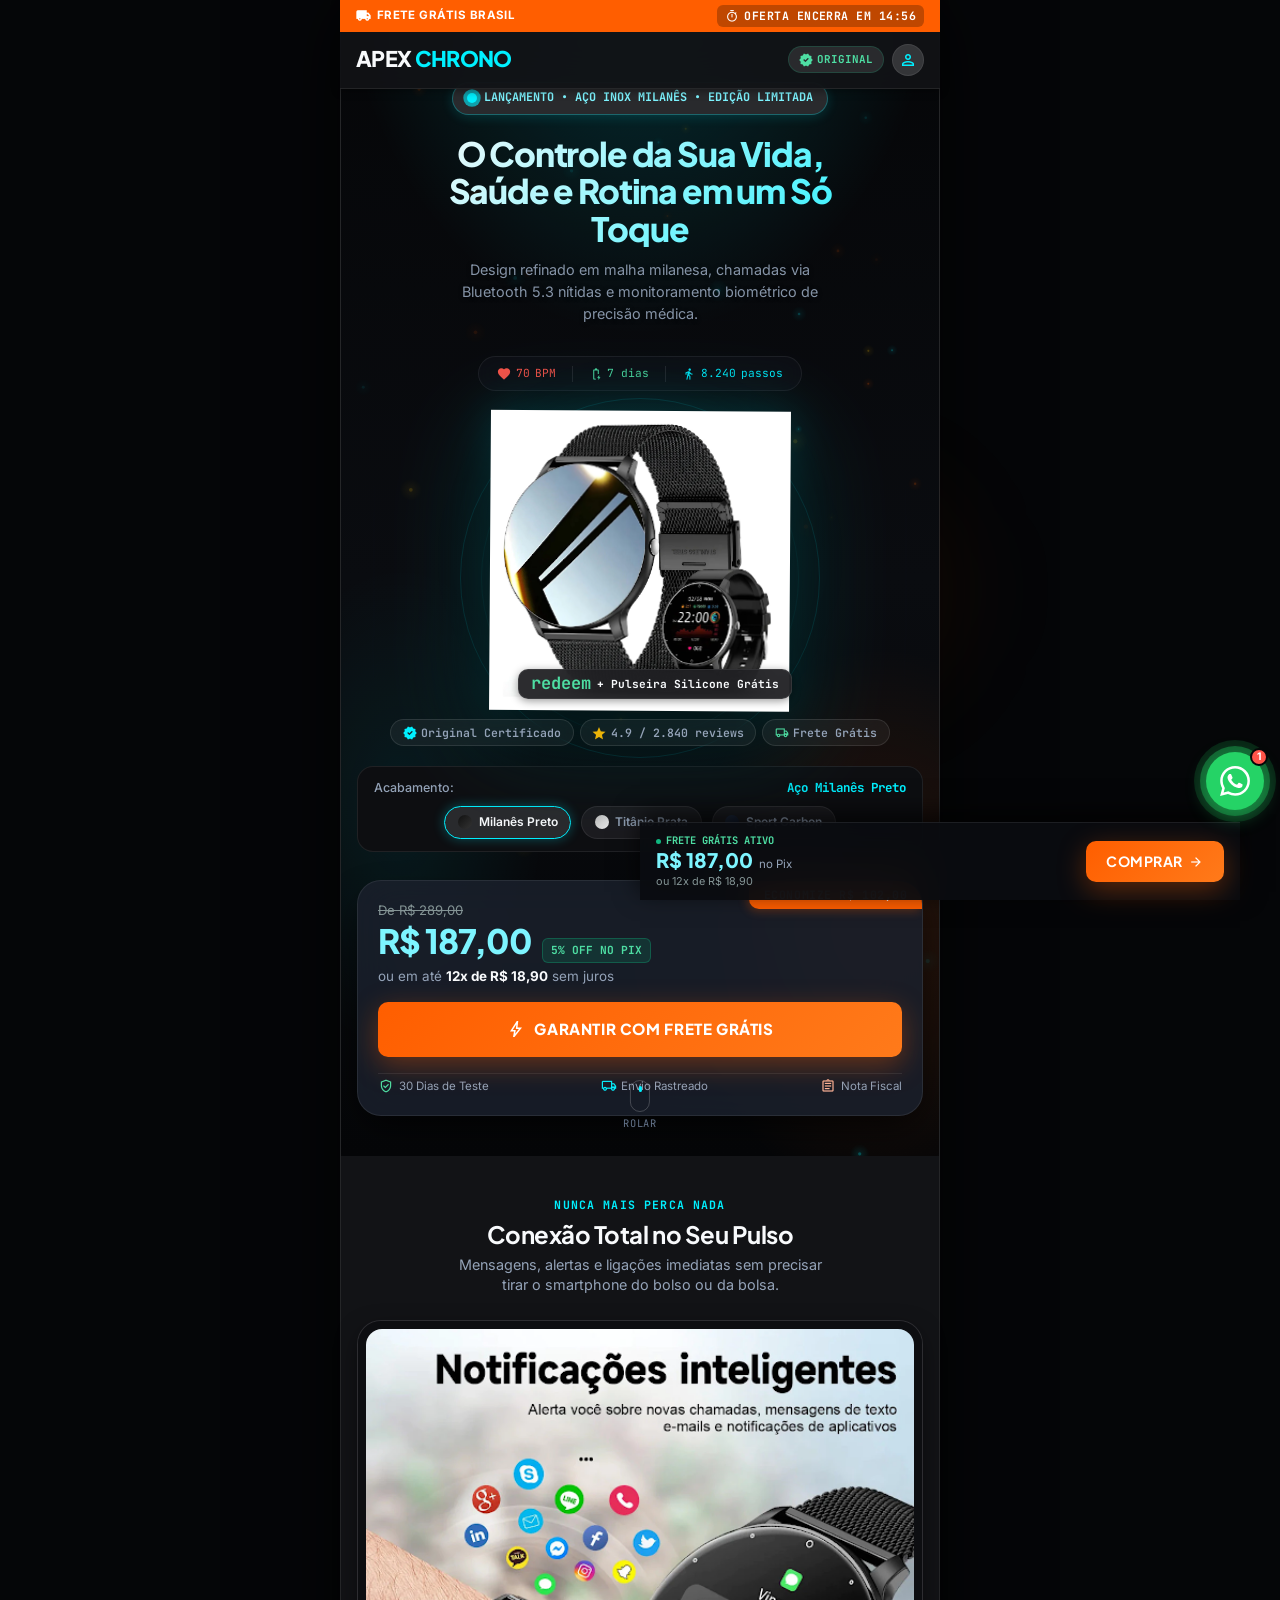
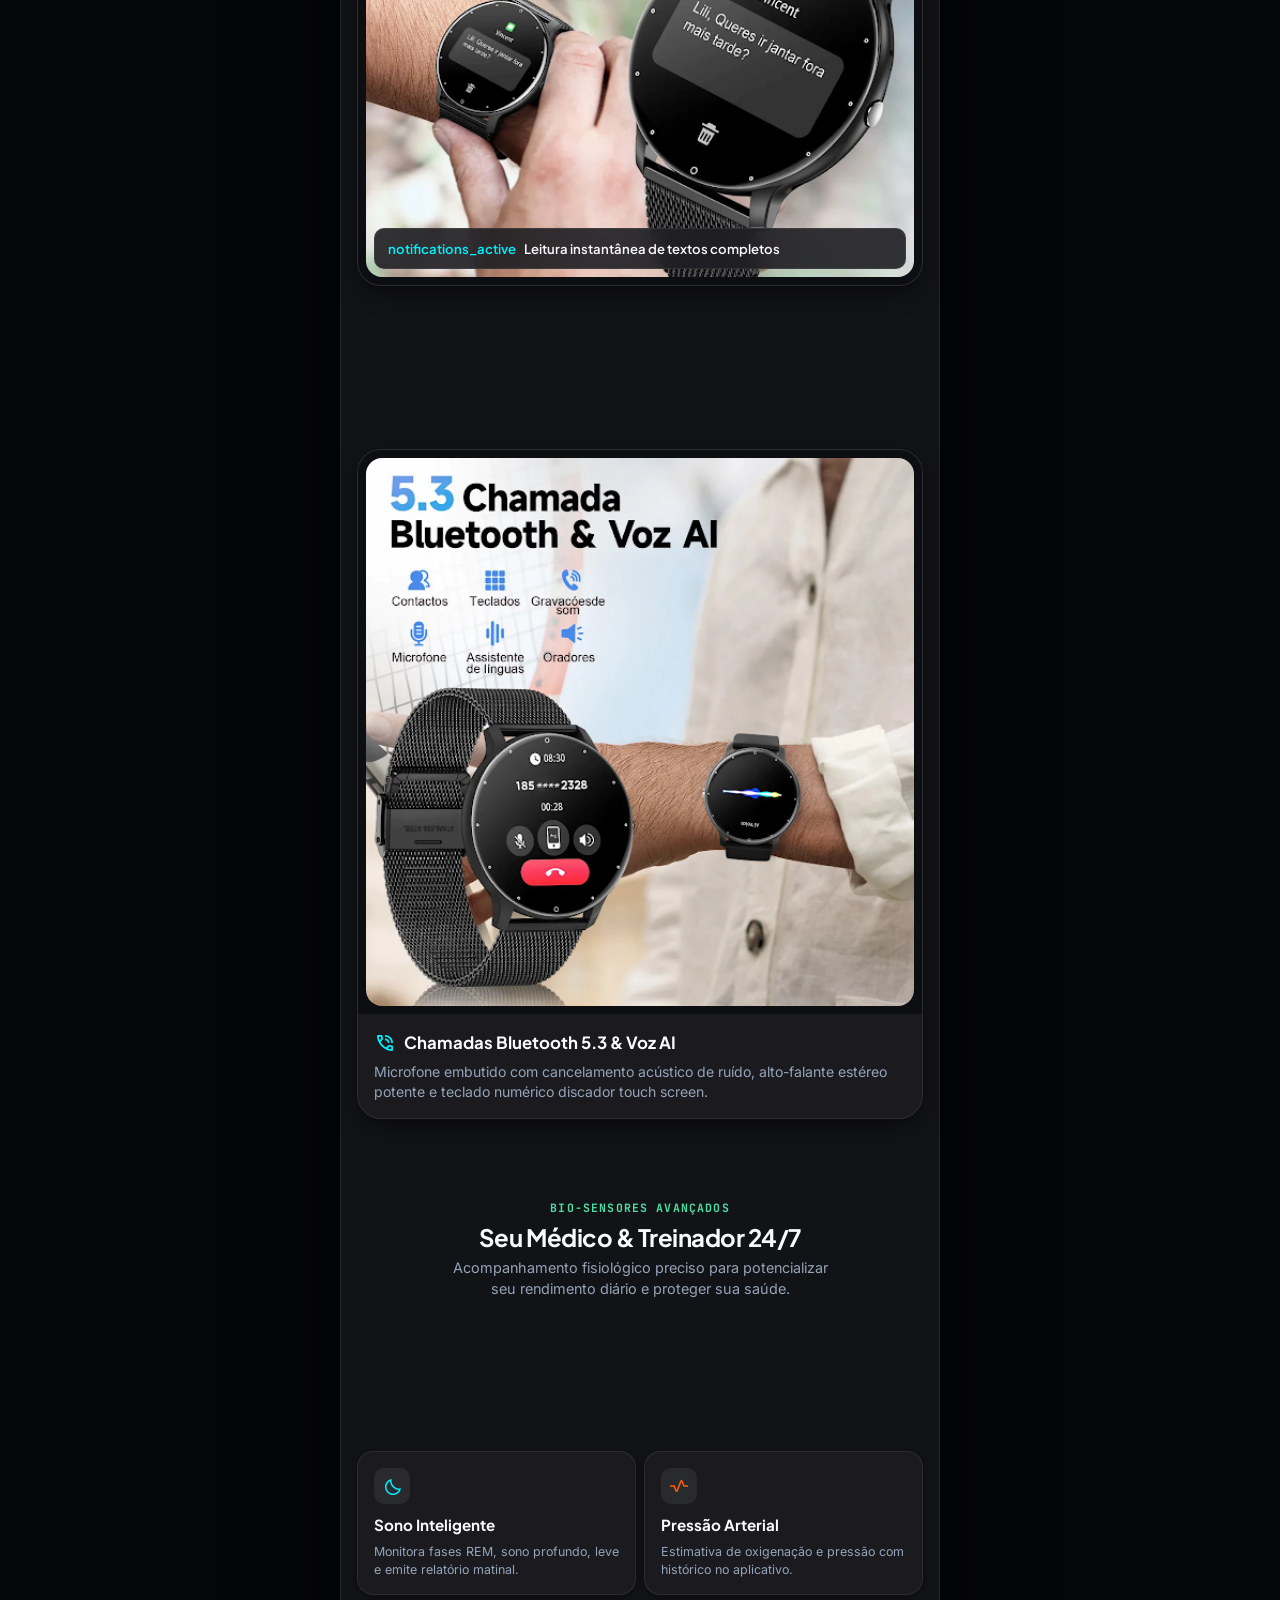
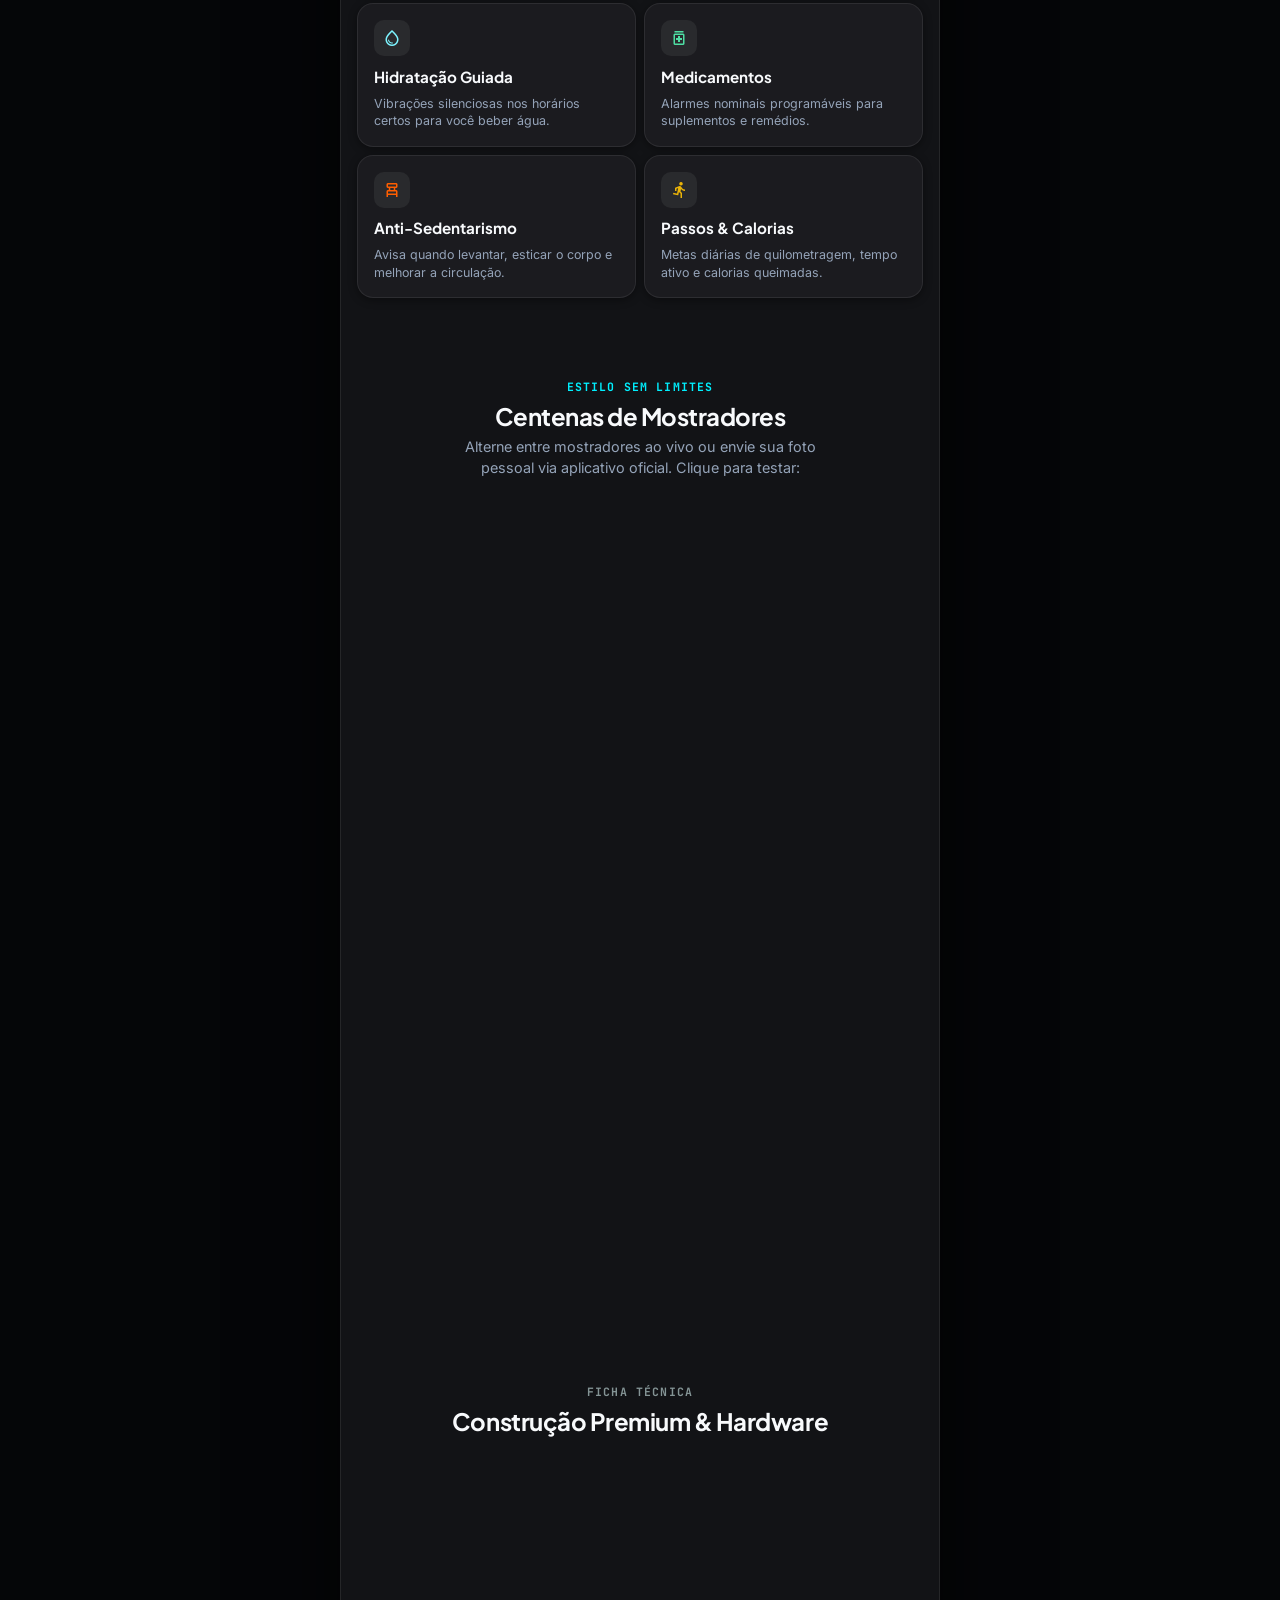
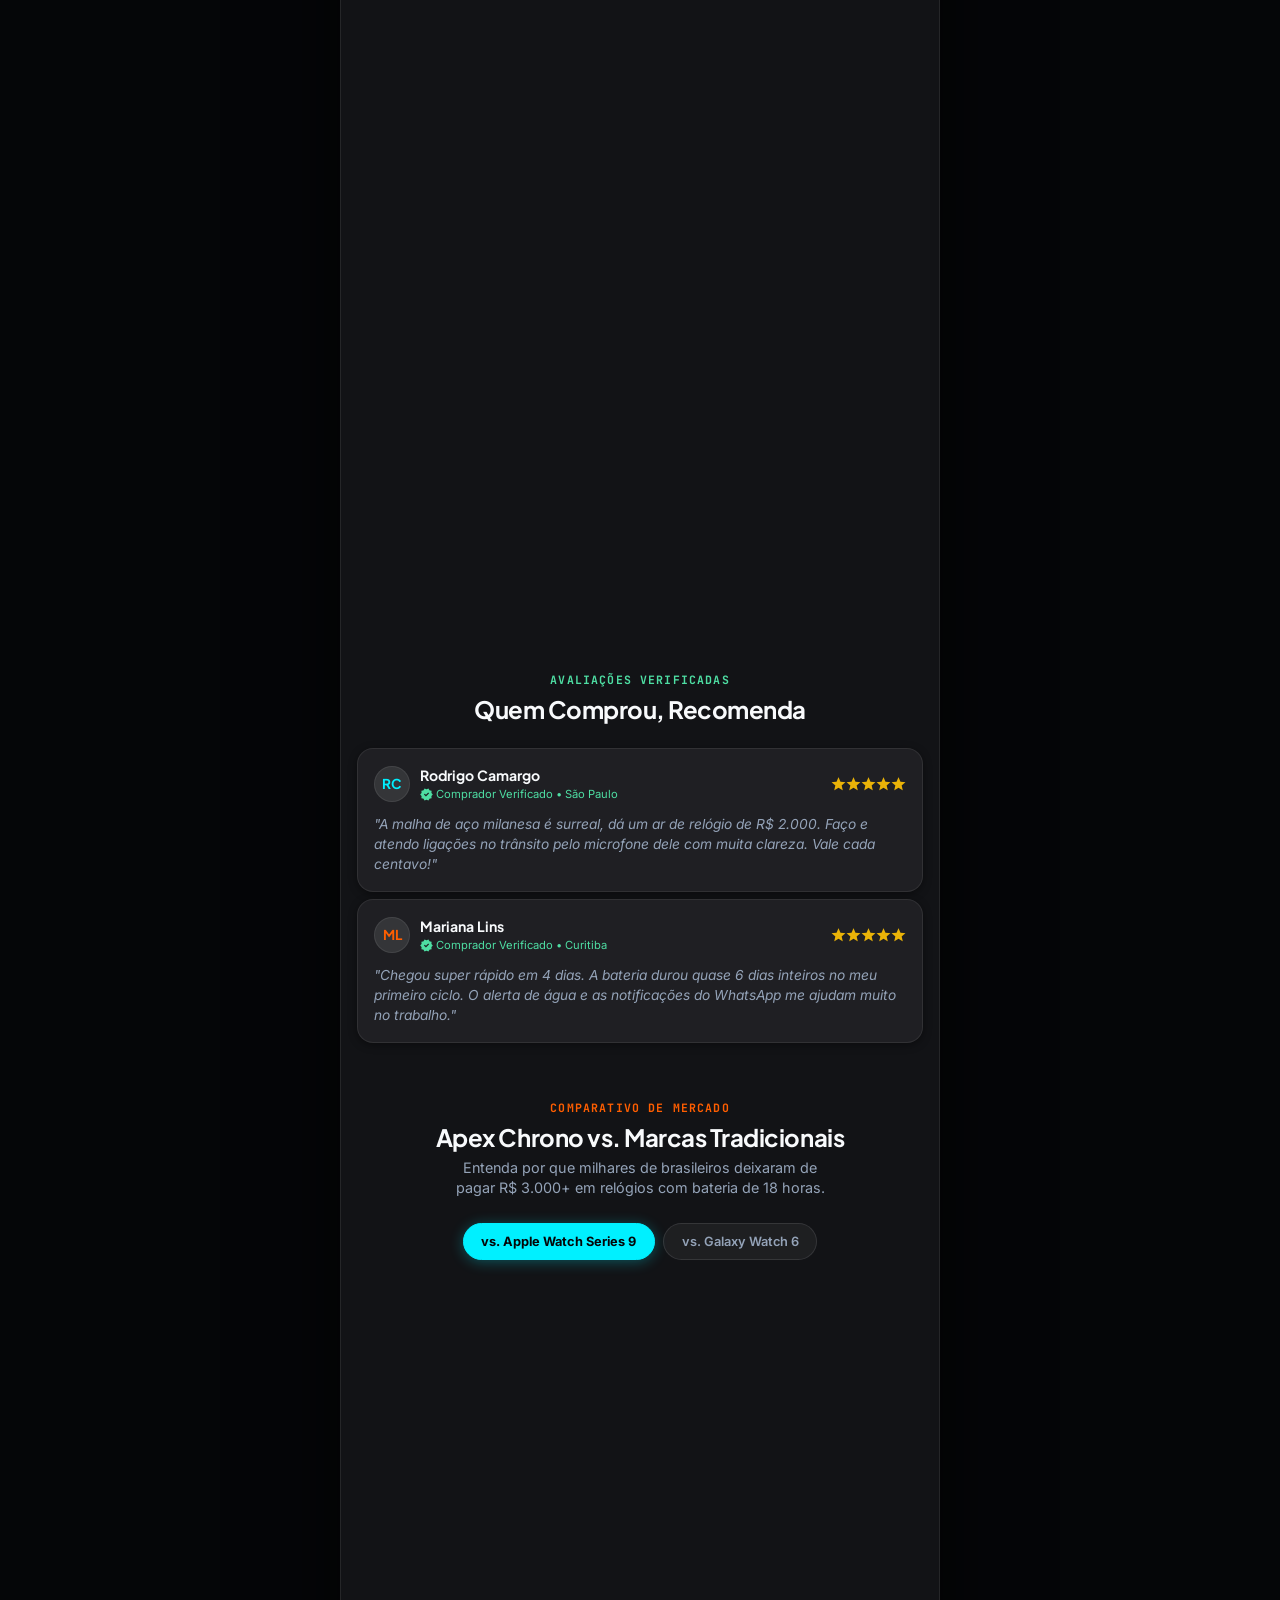
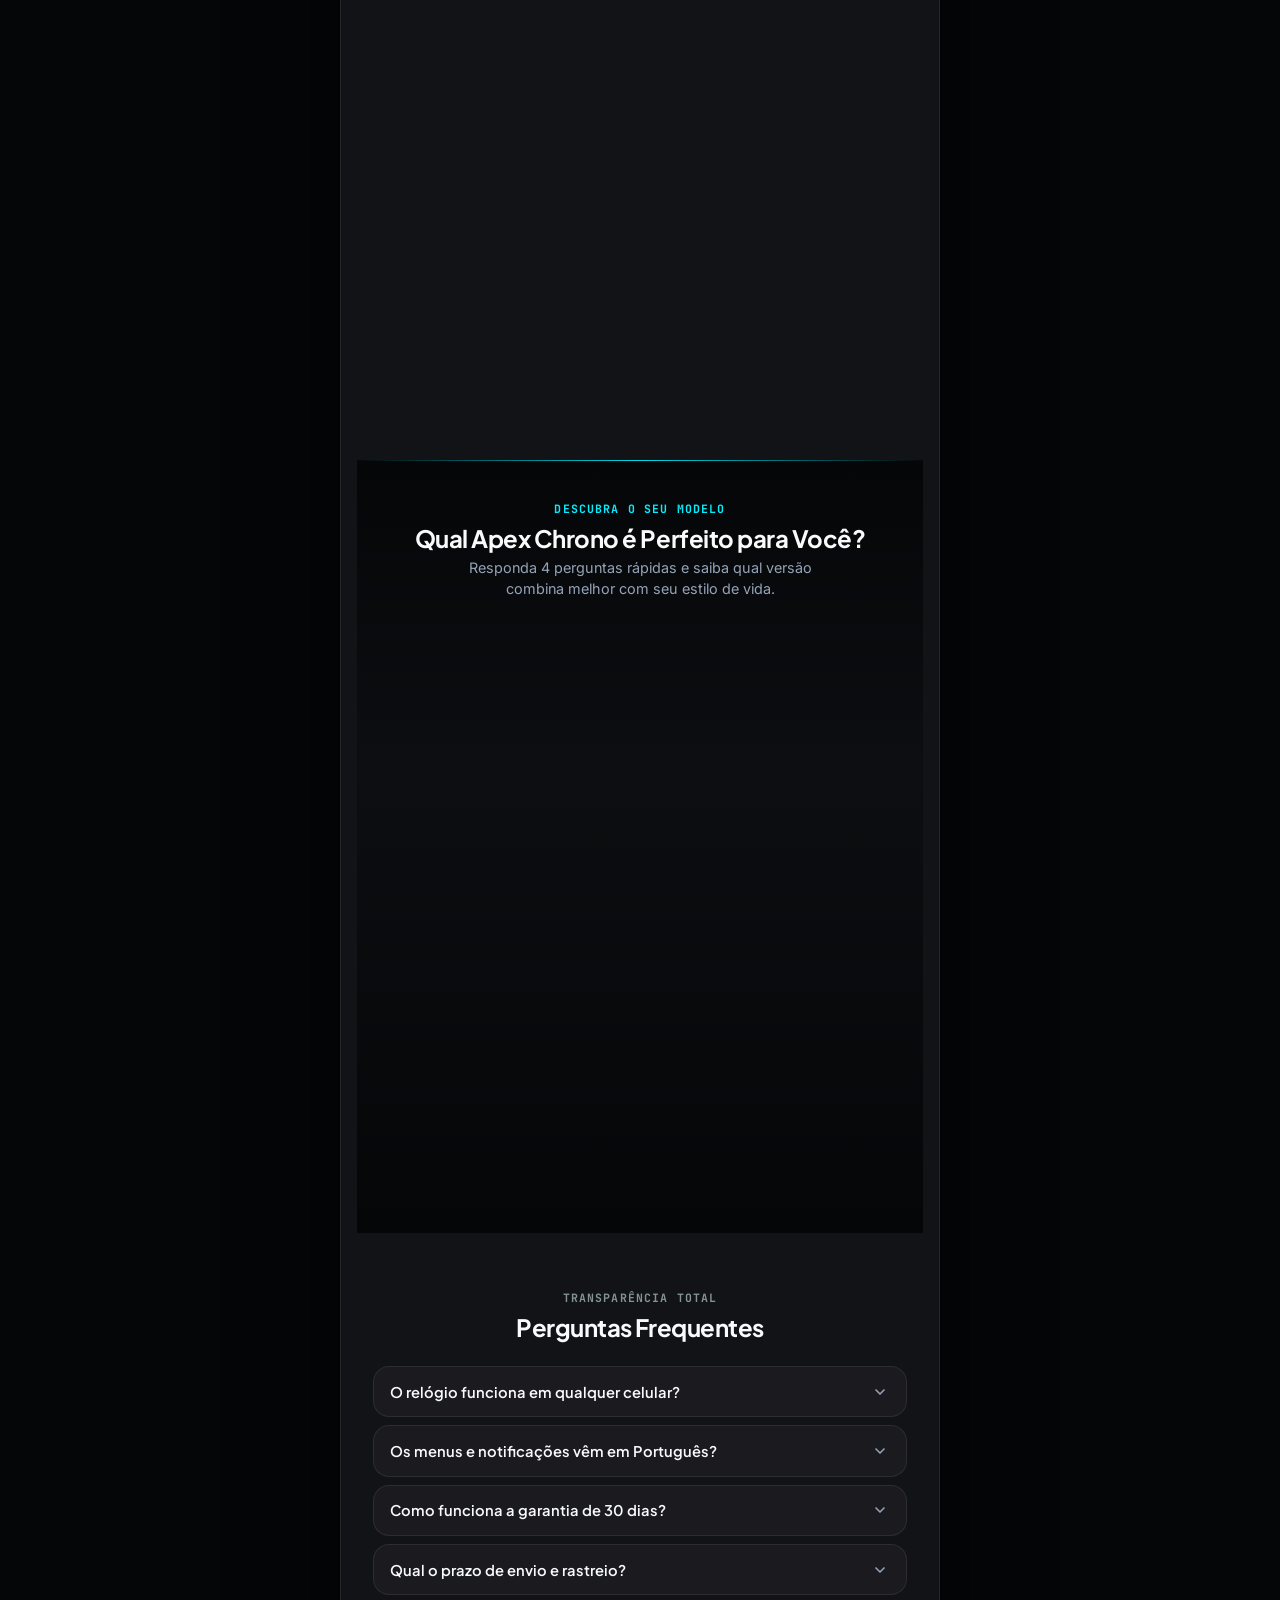
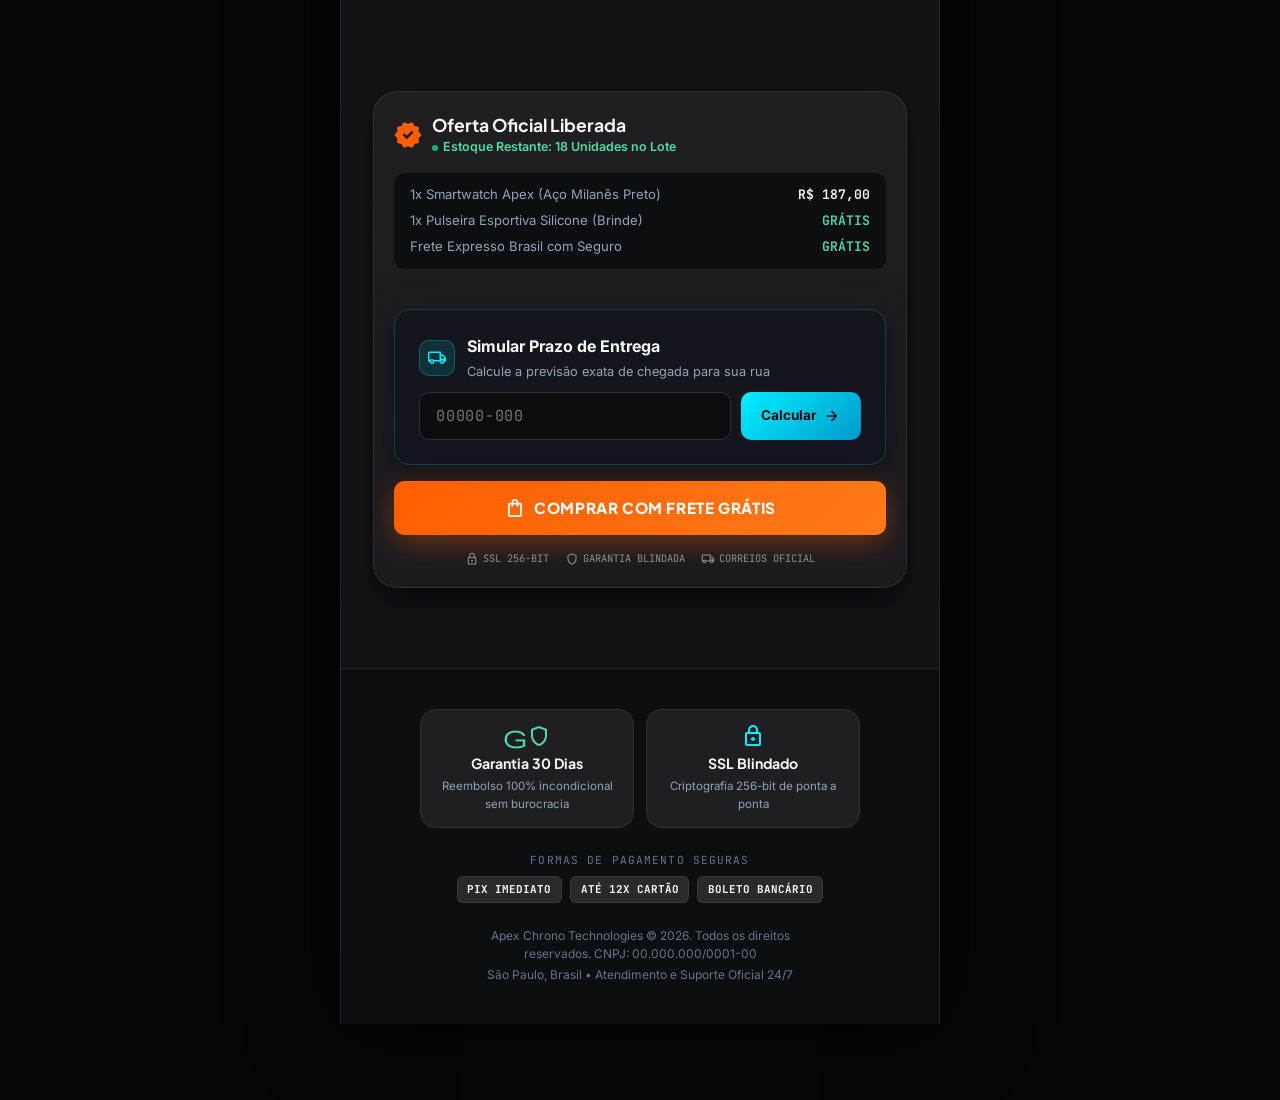
<file: index.html>
<!DOCTYPE html>
<html lang="pt-BR" class="dark">
<head>
  <meta charset="utf-8">
  <meta name="viewport" content="width=device-width, initial-scale=1.0, maximum-scale=5.0, viewport-fit=cover">
  
  <!-- SEO Primary Metadata -->
  <title>Smartwatch Apex Chrono | Aço Inox Milanês &amp; Bio-Sensores 24/7</title>
  <meta name="description" content="Conheça o Apex Chrono: smartwatch premium em malha milanesa de aço inoxidável, chamadas via Bluetooth 5.3, monitoramento cardíaco contínuo e bateria para até 7 dias. Frete grátis para o Brasil.">
  <meta name="keywords" content="smartwatch aço inox, apex chrono, relogio inteligente milanes, bluetooth 5.3, bio sensores cardiacos, smartwatch luxo brasil">
  <meta name="robots" content="index, follow">
  <meta name="theme-color" content="#121316">
  <link rel="canonical" href="https://apexchrono.com.br/">

  <!-- Open Graph / Facebook / WhatsApp -->
  <meta property="og:type" content="website">
  <meta property="og:locale" content="pt_BR">
  <meta property="og:title" content="Smartwatch Apex Chrono | Alta Performance e Estilo Milanês">
  <meta property="og:description" content="Design refinado em aço inoxidável, chamadas nítidas via Bluetooth 5.3 e bio-sensores de precisão médica. Garanta o seu com pulseira extra grátis.">
  <meta property="og:image" content="assets/images/hero-watch.png">

  <!-- Twitter Meta -->
  <meta name="twitter:card" content="summary_large_image">
  <meta name="twitter:title" content="Smartwatch Apex Chrono | Alta Performance">
  <meta name="twitter:description" content="O controle da sua saúde e rotina no seu pulso. Aço milanês e tecnologia de ponta.">
  <meta name="twitter:image" content="assets/images/hero-watch.png">

  <!-- Favicon -->
  <link rel="icon" type="image/svg+xml" href="assets/images/favicon.svg">

  <!-- Modular Design System Stylesheet -->
  <link rel="stylesheet" href="css/style.css">
  <!-- Tools & Enhancements -->
  <link rel="stylesheet" href="css/tools.css">
</head>
<body>

  <!-- Accessible Skip Link -->
  <a href="#hero" class="skip-link">Pular para o conteúdo principal</a>

  <!-- Main Presentation Viewport Frame -->
  <div class="app-viewport">

    <!-- Ambient Radiance Background Layers -->
    <div class="ambient-glow-top" aria-hidden="true"></div>
    <div class="ambient-glow-mid" aria-hidden="true"></div>

    <!-- 0. SITE HEADER & ANNOUNCEMENT BAR -->
    <header class="site-header" role="banner">
      <!-- Urgency Promo Top Bar -->
      <aside class="promo-bar" aria-label="Alerta de Frete Grátis e Oferta">
        <div class="promo-bar-tag">
          <span class="material-symbols-outlined icon-filled" style="font-size: 15px;">local_shipping</span>
          <span>Frete Grátis Brasil</span>
        </div>
        <div class="promo-countdown" aria-live="polite">
          <span class="material-symbols-outlined" style="font-size: 14px;">timer</span>
          <span id="promo-countdown-time">OFERTA ENCERRA EM 14:59</span>
        </div>
      </aside>

      <!-- Main Navigation -->
      <nav class="navbar" aria-label="Navegação Principal">
        <a href="#hero" class="brand-logo" aria-label="Apex Chrono Home">
          <span>APEX</span><span class="brand-highlight">CHRONO</span>
        </a>
        <div class="header-status-group">
          <div class="badge-verified-store" title="Revendedor Autorizado Oficial">
            <span class="material-symbols-outlined icon-filled" style="font-size: 14px;">verified</span>
            <span>Original</span>
          </div>
          <button type="button" class="user-quick-icon" aria-label="Perfil do usuário" title="Área do Cliente">
            <span class="material-symbols-outlined">person</span>
          </button>
        </div>
      </nav>
    </header>

    <!-- MAIN LANDING CONTENT -->
    <main class="main-content" role="main">

      <!-- 1. HERO SECTION — REDESIGNED WITH PARTICLES + 3D EFFECT -->
      <section class="hero-section" id="hero" aria-labelledby="hero-title">

        <!-- Animated gradient + particle background -->
        <div class="hero-bg-canvas" aria-hidden="true">
          <div class="hero-bg-gradient"></div>
          <canvas id="particle-canvas"></canvas>
          <div class="hero-ring-aura"></div>
        </div>

        <div class="hero-inner">

          <!-- Exclusivity live badge -->
          <div class="hero-pill-badge">
            <span class="status-beacon" aria-hidden="true"></span>
            <span>Lançamento • Aço Inox Milanês • Edição Limitada</span>
          </div>

          <!-- Animated gradient headline -->
          <h1 class="hero-title-gradient" id="hero-title">
            O Controle da Sua Vida, Saúde e Rotina em um Só Toque
          </h1>

          <p class="hero-description">
            Design refinado em malha milanesa, chamadas via Bluetooth 5.3 nítidas e monitoramento biométrico de precisão médica.
          </p>

          <!-- Live sensor data strip -->
          <div class="hero-live-data" aria-label="Dados em tempo real">
            <div class="live-data-item heartbeat">
              <span class="material-symbols-outlined icon-filled">favorite</span>
              <span id="hero-bpm">72</span> <span>BPM</span>
            </div>
            <div class="live-separator" aria-hidden="true"></div>
            <div class="live-data-item battery">
              <span class="material-symbols-outlined">battery_charging_full</span>
              <span>7 dias</span>
            </div>
            <div class="live-separator" aria-hidden="true"></div>
            <div class="live-data-item steps">
              <span class="material-symbols-outlined">directions_walk</span>
              <span id="hero-steps">8.240</span> passos
            </div>
          </div>

          <!-- 3D floating product showcase -->
          <div class="product-showcase">
            <div class="watch-glow-halo" aria-hidden="true"></div>
            <div class="watch-3d-wrapper" id="watch-3d">
              <img
                src="assets/images/hero-watch.png"
                alt="Smartwatch Apex Chrono em aço inoxidável milanês preto com mostrador digital de alta resolução"
                class="hero-watch-img"
                width="300"
                height="300"
                loading="eager"
                fetchpriority="high"
              >
            </div>
            <div class="floating-gift-badge">
              <span class="material-symbols-outlined">redeem</span>
              <span>+ Pulseira Silicone Grátis</span>
            </div>
          </div>

          <!-- Stat pills -->
          <div class="hero-stats-strip">
            <div class="hero-stat-pill cyan">
              <span class="material-symbols-outlined icon-filled">verified</span>
              <span>Original Certificado</span>
            </div>
            <div class="hero-stat-pill amber">
              <span class="material-symbols-outlined icon-filled">star</span>
              <span>4.9 / 2.840 reviews</span>
            </div>
            <div class="hero-stat-pill green">
              <span class="material-symbols-outlined">local_shipping</span>
              <span>Frete Grátis</span>
            </div>
          </div>

          <!-- Interactive Variant Selector -->
          <div class="variant-selector-card" role="region" aria-label="Seletor de Acabamento">
            <div class="variant-header">
              <span class="variant-label">Acabamento:</span>
              <span class="variant-active-name" id="selected-variant-name">Aço Milanês Preto</span>
            </div>
            <div class="variant-swatches" role="radiogroup" aria-label="Escolha seu acabamento">
              <button type="button" class="swatch-btn is-active" data-variant="Aço Milanês Preto" role="radio" aria-checked="true">
                <span class="swatch-indicator swatch-black" aria-hidden="true"></span>
                <span>Milanês Preto</span>
              </button>
              <button type="button" class="swatch-btn" data-variant="Titânio Escovado" role="radio" aria-checked="false">
                <span class="swatch-indicator swatch-silver" aria-hidden="true"></span>
                <span>Titânio Prata</span>
              </button>
              <button type="button" class="swatch-btn" data-variant="Silicone Carbono" role="radio" aria-checked="false">
                <span class="swatch-indicator swatch-carbon" aria-hidden="true"></span>
                <span>Sport Carbon</span>
              </button>
            </div>
          </div>

          <!-- Pricing Offer Card -->
          <div class="pricing-card">
            <div class="pricing-discount-flag">ECONOMIZE R$ 102,00</div>
            <div class="price-details">
              <span class="original-price">De R$ 289,00</span>
              <div class="current-price-row">
                <span class="main-price-value">R$ 187,00</span>
                <span class="pix-pill">5% OFF no Pix</span>
              </div>
              <p class="installment-text">
                ou em até <strong>12x de R$ 18,90</strong> sem juros
              </p>
            </div>
            <a href="#checkout-box" class="btn-primary-cta" id="hero-cta-btn">
              <span class="material-symbols-outlined" style="font-size: 20px;">bolt</span>
              <span>GARANTIR COM FRETE GRÁTIS</span>
            </a>
            <div class="trust-badges-row">
              <div class="trust-item green">
                <span class="material-symbols-outlined" style="font-size: 16px;">verified_user</span>
                <span>30 Dias de Teste</span>
              </div>
              <div class="trust-item cyan">
                <span class="material-symbols-outlined" style="font-size: 16px;">local_shipping</span>
                <span>Envio Rastreado</span>
              </div>
              <div class="trust-item orange">
                <span class="material-symbols-outlined" style="font-size: 16px;">assignment</span>
                <span>Nota Fiscal</span>
              </div>
            </div>
          </div>

        </div><!-- /.hero-inner -->

        <!-- Scroll cue animation -->
        <div class="scroll-cue" aria-hidden="true">
          <div class="scroll-mouse"><div class="scroll-dot"></div></div>
          <span>rolar</span>
        </div>

      </section>

      <!-- 2. CONNECTIVITY & SMART NOTIFICATIONS -->
      <section class="content-section" id="conectividade" aria-labelledby="conn-title">
        <header class="section-header">
          <span class="section-eyebrow cyan">Nunca Mais Perca Nada</span>
          <h2 class="section-title" id="conn-title">Conexão Total no Seu Pulso</h2>
          <p class="section-subtitle">
            Mensagens, alertas e ligações imediatas sem precisar tirar o smartphone do bolso ou da bolsa.
          </p>
        </header>

        <!-- Feature Card 1: Notifications -->
        <article class="feature-showcase-card motion-fade-up">
          <figure class="feature-media-wrap">
            <img
              src="assets/images/feature-notifications.png"
              alt="Demonstração das notificações instantâneas em tela cheia do smartwatch com preview de mensagem"
              width="500"
              height="280"
              loading="lazy"
              decoding="async"
            >
            <figcaption class="media-caption-float">
              <span class="material-symbols-outlined">notifications_active</span>
              <span>Leitura instantânea de textos completos</span>
            </figcaption>
          </figure>
        </article>

        <!-- App Compatibility Grid -->
        <div class="app-compatibility-box motion-fade-up">
          <span class="app-compatibility-label">Compatibilidade Nativamente Integrada</span>
          <div class="app-chips-grid">
            <span class="app-chip"><span class="app-dot dot-whatsapp" aria-hidden="true"></span> WhatsApp</span>
            <span class="app-chip"><span class="app-dot dot-instagram" aria-hidden="true"></span> Instagram</span>
            <span class="app-chip"><span class="app-dot dot-calls" aria-hidden="true"></span> Chamadas</span>
            <span class="app-chip"><span class="app-dot dot-sms" aria-hidden="true"></span> SMS</span>
            <span class="app-chip"><span class="app-dot dot-telegram" aria-hidden="true"></span> Telegram</span>
            <span class="app-chip"><span class="app-dot dot-facebook" aria-hidden="true"></span> Facebook</span>
            <span class="app-chip"><span class="app-dot dot-linkedin" aria-hidden="true"></span> LinkedIn</span>
            <span class="app-chip"><span class="app-dot dot-email" aria-hidden="true"></span> E-mail</span>
          </div>
        </div>

        <!-- Feature Card 2: Bluetooth Calls & AI Voice -->
        <article class="feature-showcase-card motion-fade-up">
          <figure class="feature-media-wrap">
            <img
              src="assets/images/feature-calls-voice.png"
              alt="Função de chamadas Bluetooth 5.3 com viva-voz de alta definição e acionamento de voz por IA"
              width="500"
              height="280"
              loading="lazy"
              decoding="async"
            >
          </figure>
          <div class="feature-card-body">
            <div class="feature-card-header">
              <span class="material-symbols-outlined">phone_in_talk</span>
              <h3 class="feature-card-title">Chamadas Bluetooth 5.3 &amp; Voz AI</h3>
            </div>
            <p class="feature-card-desc">
              Microfone embutido com cancelamento acústico de ruído, alto-falante estéreo potente e teclado numérico discador touch screen.
            </p>
          </div>
        </article>
      </section>

      <!-- 3. HEALTH & WELLNESS TELEMETRY -->
      <section class="content-section" id="saude" aria-labelledby="health-title">
        <header class="section-header">
          <span class="section-eyebrow green">Bio-Sensores Avançados</span>
          <h2 class="section-title" id="health-title">Seu Médico &amp; Treinador 24/7</h2>
          <p class="section-subtitle">
            Acompanhamento fisiológico preciso para potencializar seu rendimento diário e proteger sua saúde.
          </p>
        </header>

        <!-- BPM Animated Radar Card -->
        <div class="bpm-radar-card motion-fade-up" role="region" aria-label="Monitor Cardíaco em Tempo Real">
          <div class="bpm-info-col">
            <div class="bpm-live-indicator">
              <span class="material-symbols-outlined heart-beat-icon icon-filled">favorite</span>
              <span>Cardíaco em Tempo Real</span>
            </div>
            <div class="bpm-number" id="live-bpm-value">72 <span class="bpm-unit">BPM</span></div>
            <span class="bpm-status-text">Ritmo estável • Alerta de arritmia ativo</span>
          </div>
          <!-- Live Animated ECG SVG -->
          <div class="ecg-wave-container" aria-hidden="true">
            <svg class="ecg-svg" viewBox="0 0 100 40" fill="none" stroke="currentColor" stroke-width="2.5" stroke-linecap="round" stroke-linejoin="round">
              <path class="ecg-path" d="M0 20 L25 20 L30 8 L35 32 L40 12 L45 25 L50 20 L100 20"></path>
            </svg>
          </div>
        </div>

        <!-- 6-Grid Health & Lifestyle Matrix -->
        <div class="health-matrix-grid">
          <!-- Sleep Monitor -->
          <article class="matrix-tile">
            <div class="tile-icon-box cyan">
              <span class="material-symbols-outlined">bedtime</span>
            </div>
            <h3 class="tile-title">Sono Inteligente</h3>
            <p class="tile-desc">Monitora fases REM, sono profundo, leve e emite relatório matinal.</p>
          </article>

          <!-- Blood Pressure -->
          <article class="matrix-tile">
            <div class="tile-icon-box orange">
              <span class="material-symbols-outlined">vital_signs</span>
            </div>
            <h3 class="tile-title">Pressão Arterial</h3>
            <p class="tile-desc">Estimativa de oxigenação e pressão com histórico no aplicativo.</p>
          </article>

          <!-- Hydration Reminder -->
          <article class="matrix-tile">
            <div class="tile-icon-box cyan-fixed">
              <span class="material-symbols-outlined">water_drop</span>
            </div>
            <h3 class="tile-title">Hidratação Guiada</h3>
            <p class="tile-desc">Vibrações silenciosas nos horários certos para você beber água.</p>
          </article>

          <!-- Medicine Reminder -->
          <article class="matrix-tile">
            <div class="tile-icon-box green">
              <span class="material-symbols-outlined">medication</span>
            </div>
            <h3 class="tile-title">Medicamentos</h3>
            <p class="tile-desc">Alarmes nominais programáveis para suplementos e remédios.</p>
          </article>

          <!-- Sedentary Alert -->
          <article class="matrix-tile">
            <div class="tile-icon-box orange">
              <span class="material-symbols-outlined">chair_alt</span>
            </div>
            <h3 class="tile-title">Anti-Sedentarismo</h3>
            <p class="tile-desc">Avisa quando levantar, esticar o corpo e melhorar a circulação.</p>
          </article>

          <!-- Calorie & Workout Counter -->
          <article class="matrix-tile">
            <div class="tile-icon-box amber">
              <span class="material-symbols-outlined">directions_run</span>
            </div>
            <h3 class="tile-title">Passos &amp; Calorias</h3>
            <p class="tile-desc">Metas diárias de quilometragem, tempo ativo e calorias queimadas.</p>
          </article>
        </div>
      </section>

      <!-- 4. WATCH FACES & CUSTOMIZATION (INTERACTIVE SWITCHER TOOL) -->
      <section class="content-section" id="estilo" aria-labelledby="faces-title">
        <header class="section-header">
          <span class="section-eyebrow cyan">Estilo Sem Limites</span>
          <h2 class="section-title" id="faces-title">Centenas de Mostradores</h2>
          <p class="section-subtitle">
            Alterne entre mostradores ao vivo ou envie sua foto pessoal via aplicativo oficial. Clique para testar:
          </p>
        </header>

        <article class="watchfaces-card motion-fade-up">
          <div class="faces-interactive-panel">
            <!-- Interactive Switcher Controls -->
            <div class="face-selector-pills" role="tablist" aria-label="Seletor de Mostradores">
              <button type="button" class="face-select-pill is-active" data-face="chrono" role="tab" aria-selected="true">
                <span class="material-symbols-outlined" style="font-size:16px;">schedule</span>
                <span>Cronógrafo Prestige</span>
              </button>
              <button type="button" class="face-select-pill" data-face="neon" role="tab" aria-selected="false">
                <span class="material-symbols-outlined" style="font-size:16px;">bolt</span>
                <span>Cyberpunk Neon</span>
              </button>
              <button type="button" class="face-select-pill" data-face="fitness" role="tab" aria-selected="false">
                <span class="material-symbols-outlined" style="font-size:16px;">directions_run</span>
                <span>BioMatrix 360</span>
              </button>
              <button type="button" class="face-select-pill" data-face="minimal" role="tab" aria-selected="false">
                <span class="material-symbols-outlined" style="font-size:16px;">circle</span>
                <span>Titanium Minimal</span>
              </button>
            </div>

            <!-- Virtual Face Display Window -->
            <div class="face-preview-container">
              <img
                id="watch-face-preview-img"
                src="assets/images/feature-watch-faces.png"
                alt="Mostrador interativo do Smartwatch Apex Chrono"
                width="500"
                height="280"
                loading="lazy"
                decoding="async"
              >
              <div class="face-preview-legend">
                <span class="face-legend-name" id="face-name-label">Chronograph Prestige</span>
                <span class="face-legend-type" id="face-type-label">Clássico Executivo • Marcadores Metálicos</span>
              </div>
            </div>
          </div>

          <div class="watchfaces-footer">
            <div class="watchfaces-caption">
              <span class="material-symbols-outlined">palette</span>
              <span>+500 Watch Faces Gratuitas no App</span>
            </div>
            <span class="badge-official-app">App Grátis Incluso</span>
          </div>
        </article>
      </section>

      <!-- 5. TECHNICAL SPECIFICATIONS -->
      <section class="content-section" id="especificacoes" aria-labelledby="specs-title">
        <header class="section-header">
          <span class="section-eyebrow muted">Ficha Técnica</span>
          <h2 class="section-title" id="specs-title">Construção Premium &amp; Hardware</h2>
        </header>

        <div class="specs-table-box motion-fade-up" role="table" aria-label="Especificações Técnicas">
          <div class="spec-row" role="row">
            <span class="spec-name" role="rowheader">
              <span class="material-symbols-outlined cyan">bluetooth</span> Conectividade
            </span>
            <span class="spec-val" role="cell">Bluetooth 5.3 Dual BLE</span>
          </div>
          <div class="spec-row" role="row">
            <span class="spec-name" role="rowheader">
              <span class="material-symbols-outlined green">translate</span> Idioma do Sistema
            </span>
            <span class="spec-val" role="cell">100% Português (Brasil)</span>
          </div>
          <div class="spec-row" role="row">
            <span class="spec-name" role="rowheader">
              <span class="material-symbols-outlined amber">battery_charging_full</span> Autonomia da Bateria
            </span>
            <span class="spec-val" role="cell">5 a 7 dias contínuos</span>
          </div>
          <div class="spec-row" role="row">
            <span class="spec-name" role="rowheader">
              <span class="material-symbols-outlined orange">watch</span> Material da Caixa
            </span>
            <span class="spec-val" role="cell">Liga Aeroespacial Escovada</span>
          </div>
          <div class="spec-row" role="row">
            <span class="spec-name" role="rowheader">
              <span class="material-symbols-outlined cyan-fixed">straighten</span> Pulseiras Inclusas
            </span>
            <span class="spec-val" role="cell">1x Aço Milanês + 1x Silicone</span>
          </div>
          <div class="spec-row" role="row">
            <span class="spec-name" role="rowheader">
              <span class="material-symbols-outlined green">phonelink_setup</span> Compatibilidade
            </span>
            <span class="spec-val" role="cell">Android 5.0+ e iOS 9.0+</span>
          </div>
        </div>

        <!-- ✦ BATTERY SIMULATOR TOOL -->
        <div class="battery-sim-card motion-fade-up" role="region" aria-label="Simulador de Autonomia de Bateria">
          <div class="battery-display-hud">
            <div>
              <span class="section-eyebrow green" style="margin-bottom:0.25rem;">Autonomia Projetada</span>
              <div class="battery-days-big">
                <span id="battery-days-result">7.0</span><span class="battery-days-unit">dias</span>
              </div>
            </div>
            <div style="text-align: right; max-width: 140px;">
              <span class="material-symbols-outlined icon-filled" style="color:var(--color-tertiary-dim); font-size:32px;">battery_charging_full</span>
              <div class="battery-gauge-bar">
                <div class="battery-gauge-fill" id="battery-bar-fill"></div>
              </div>
            </div>
          </div>

          <div class="sim-controls-grid">
            <!-- Slider: Exercícios -->
            <div class="sim-control-group">
              <label for="battery-workout" class="sim-label">
                <span>Atividades Físicas</span>
                <span class="sim-val-badge" id="workout-val-label">30 min/dia</span>
              </label>
              <input type="range" id="battery-workout" class="sim-slider" min="0" max="120" step="15" value="30">
            </div>

            <!-- Select: Sensor Cardíaco -->
            <div class="sim-control-group">
              <label for="battery-heart" class="sim-label">
                <span>Sensor Cardíaco</span>
              </label>
              <select id="battery-heart" class="sim-select">
                <option value="smart" selected>Inteligente (Ao repouso &amp; treino)</option>
                <option value="continuous">Contínuo 24/7 (Alta precisão)</option>
              </select>
            </div>

            <!-- Select: Notificações & Brilho -->
            <div class="sim-control-group" style="grid-column: 1 / -1;">
              <label for="battery-screen" class="sim-label">
                <span>Notificações &amp; Tela</span>
              </label>
              <select id="battery-screen" class="sim-select">
                <option value="medium" selected>Brilho Automático + Notificações Essenciais</option>
                <option value="high">Brilho Máximo + Notificações de Todos os Apps</option>
              </select>
            </div>
          </div>

          <div class="battery-tip-box" id="battery-tip">
            ⚡ Excelente! Com este padrão de uso, você só precisará carregar uma vez por semana.
          </div>
        </div>
      </section>

      <!-- 6. REAL TESTIMONIALS & AUTHENTICITY -->
      <section class="content-section" id="depoimentos" aria-labelledby="reviews-title">
        <header class="section-header">
          <span class="section-eyebrow green">Avaliações Verificadas</span>
          <h2 class="section-title" id="reviews-title">Quem Comprou, Recomenda</h2>
        </header>

        <div class="testimonials-grid">
          <!-- Testimonial 1 -->
          <article class="testimonial-card motion-fade-up">
            <div class="testimonial-head">
              <div class="user-profile">
                <div class="user-avatar cyan" aria-hidden="true">RC</div>
                <div class="user-meta">
                  <span class="user-name">Rodrigo Camargo</span>
                  <span class="user-badge">
                    <span class="material-symbols-outlined icon-filled">verified</span> Comprador Verificado • São Paulo
                  </span>
                </div>
              </div>
              <div class="stars-row" aria-label="5 de 5 estrelas">
                <span class="material-symbols-outlined icon-filled" style="font-size: 15px;">star</span>
                <span class="material-symbols-outlined icon-filled" style="font-size: 15px;">star</span>
                <span class="material-symbols-outlined icon-filled" style="font-size: 15px;">star</span>
                <span class="material-symbols-outlined icon-filled" style="font-size: 15px;">star</span>
                <span class="material-symbols-outlined icon-filled" style="font-size: 15px;">star</span>
              </div>
            </div>
            <p class="testimonial-quote">
              "A malha de aço milanesa é surreal, dá um ar de relógio de R$ 2.000. Faço e atendo ligações no trânsito pelo microfone dele com muita clareza. Vale cada centavo!"
            </p>
          </article>

          <!-- Testimonial 2 -->
          <article class="testimonial-card motion-fade-up">
            <div class="testimonial-head">
              <div class="user-profile">
                <div class="user-avatar orange" aria-hidden="true">ML</div>
                <div class="user-meta">
                  <span class="user-name">Mariana Lins</span>
                  <span class="user-badge">
                    <span class="material-symbols-outlined icon-filled">verified</span> Comprador Verificado • Curitiba
                  </span>
                </div>
              </div>
              <div class="stars-row" aria-label="5 de 5 estrelas">
                <span class="material-symbols-outlined icon-filled" style="font-size: 15px;">star</span>
                <span class="material-symbols-outlined icon-filled" style="font-size: 15px;">star</span>
                <span class="material-symbols-outlined icon-filled" style="font-size: 15px;">star</span>
                <span class="material-symbols-outlined icon-filled" style="font-size: 15px;">star</span>
                <span class="material-symbols-outlined icon-filled" style="font-size: 15px;">star</span>
              </div>
            </div>
            <p class="testimonial-quote">
              "Chegou super rápido em 4 dias. A bateria durou quase 6 dias inteiros no meu primeiro ciclo. O alerta de água e as notificações do WhatsApp me ajudam muito no trabalho."
            </p>
          </article>
        </div>
      <!-- 6.5. COMPARADOR INTERATIVO VS CONCORRENTES & CALCULADORA DE ECONOMIA -->
      <section class="content-section" id="comparador" aria-labelledby="comp-title">
        <header class="section-header">
          <span class="section-eyebrow orange">Comparativo de Mercado</span>
          <h2 class="section-title" id="comp-title">Apex Chrono vs. Marcas Tradicionais</h2>
          <p class="section-subtitle">
            Entenda por que milhares de brasileiros deixaram de pagar R$ 3.000+ em relógios com bateria de 18 horas.
          </p>
        </header>

        <!-- Selector: Escolha com qual marca comparar -->
        <div class="comp-tabs-wrap" role="tablist" aria-label="Escolha o concorrente para comparar">
          <button type="button" class="comp-tab-btn is-active" data-model="apple" role="tab" aria-selected="true">
            vs. Apple Watch Series 9
          </button>
          <button type="button" class="comp-tab-btn" data-model="galaxy" role="tab" aria-selected="false">
            vs. Galaxy Watch 6
          </button>
        </div>

        <div class="comp-grid motion-fade-up">
          <!-- Apex Chrono Card (Vencedor) -->
          <article class="comp-column-card is-apex" data-model="apex">
            <span class="comp-crown-badge">
              <span class="material-symbols-outlined" style="font-size:14px;">workspace_premium</span>
              Melhor Custo-Benefício
            </span>
            <h3 class="comp-model-title">Apex Chrono Milanês</h3>
            <span class="comp-model-sub">Aço Inoxidável + Acabamento Luxo</span>

            <div class="comp-price-strip">
              <span class="comp-price-val">R$ 187,00</span>
              <span style="font-size:0.75rem; color:var(--text-secondary); display:block; margin-top:0.2rem;">ou 12x de R$ 18,90 com Frete Grátis</span>
            </div>

            <div class="comp-features-list">
              <div class="comp-feat-row win">
                <span class="material-symbols-outlined">check_circle</span>
                <span><strong>Bateria de 7 dias</strong> (dispensa recarga diária)</span>
              </div>
              <div class="comp-feat-row win">
                <span class="material-symbols-outlined">check_circle</span>
                <span><strong>Pulseira em Aço Milanês Magnética</strong> inclusa</span>
              </div>
              <div class="comp-feat-row win">
                <span class="material-symbols-outlined">check_circle</span>
                <span><strong>Pulseira Extra de Silicone</strong> grátis no pacote</span>
              </div>
              <div class="comp-feat-row win">
                <span class="material-symbols-outlined">check_circle</span>
                <span><strong>Compatibilidade Total:</strong> Android e iPhone iOS</span>
              </div>
              <div class="comp-feat-row win">
                <span class="material-symbols-outlined">check_circle</span>
                <span><strong>Chamadas Bluetooth HD</strong> com microfone e speaker</span>
              </div>
              <div class="comp-feat-row win">
                <span class="material-symbols-outlined">check_circle</span>
                <span><strong>Sem mensalidades</strong> de aplicativo</span>
              </div>
            </div>
          </article>

          <!-- Competitor Card 1: Apple Watch Series 9 -->
          <article class="comp-column-card" data-model="apple">
            <h3 class="comp-model-title">Apple Watch Series 9</h3>
            <span class="comp-model-sub">Alumínio com pulseira de borracha</span>

            <div class="comp-price-strip">
              <span class="comp-price-val">R$ 3.899,00</span>
              <span style="font-size:0.75rem; color:var(--text-secondary); display:block; margin-top:0.2rem;">Preço médio Brasil no varejo</span>
            </div>

            <div class="comp-features-list">
              <div class="comp-feat-row lose">
                <span class="material-symbols-outlined">cancel</span>
                <span><strong>Bateria dura apenas 18 horas</strong> (precisa carregar toda noite)</span>
              </div>
              <div class="comp-feat-row lose">
                <span class="material-symbols-outlined">cancel</span>
                <span>Pulseira milanesa vendida à parte por R$ 899+</span>
              </div>
              <div class="comp-feat-row lose">
                <span class="material-symbols-outlined">cancel</span>
                <span>Não funciona em celulares Android</span>
              </div>
              <div class="comp-feat-row lose">
                <span class="material-symbols-outlined">cancel</span>
                <span>Custo de reparo da tela superior a R$ 1.500</span>
              </div>
              <div class="comp-feat-row win">
                <span class="material-symbols-outlined">check_circle</span>
                <span>Chamadas telefônicas</span>
              </div>
            </div>
          </article>

          <!-- Competitor Card 2: Galaxy Watch 6 (Hidden initially, toggled via JS) -->
          <article class="comp-column-card" data-model="galaxy" style="display:none;">
            <h3 class="comp-model-title">Galaxy Watch 6</h3>
            <span class="comp-model-sub">Alumínio com pulseira esportiva</span>

            <div class="comp-price-strip">
              <span class="comp-price-val">R$ 1.999,00</span>
              <span style="font-size:0.75rem; color:var(--text-secondary); display:block; margin-top:0.2rem;">Preço médio Brasil no varejo</span>
            </div>

            <div class="comp-features-list">
              <div class="comp-feat-row lose">
                <span class="material-symbols-outlined">cancel</span>
                <span><strong>Bateria de aprox. 30 horas</strong> (recarga quase diária)</span>
              </div>
              <div class="comp-feat-row lose">
                <span class="material-symbols-outlined">cancel</span>
                <span>Pulseira milanesa vendida separadamente</span>
              </div>
              <div class="comp-feat-row lose">
                <span class="material-symbols-outlined">cancel</span>
                <span>Funções de ECG e pressão bloqueadas fora da linha Galaxy</span>
              </div>
              <div class="comp-feat-row win">
                <span class="material-symbols-outlined">check_circle</span>
                <span>Chamadas telefônicas</span>
              </div>
            </div>
          </article>
        </div>

        <!-- Savings Calculated Box -->
        <div class="comp-savings-banner motion-fade-up">
          <div class="comp-savings-tag">Sua Economia Direta Estimada</div>
          <div class="comp-savings-amount" id="comp-savings-val">R$ 3.712,00</div>
          <p class="comp-savings-detail">
            Mesma sofisticação estética em aço milanês, muito mais bateria e liberdade no seu bolso.
          </p>
        </div>
      </section>

      <!-- ✦ INTERACTIVE QUIZ — "Qual Apex Chrono é ideal para você?" -->
      <section class="quiz-section" id="quiz" aria-labelledby="quiz-section-title">
        <div class="section-header">
          <span class="section-eyebrow cyan">Descubra o Seu Modelo</span>
          <h2 class="section-title" id="quiz-section-title">Qual Apex Chrono é Perfeito para Você?</h2>
          <p class="section-subtitle">Responda 4 perguntas rápidas e saiba qual versão combina melhor com seu estilo de vida.</p>
        </div>

        <div class="quiz-card motion-fade-up">

          <!-- Steps view -->
          <div id="quiz-steps">
            <!-- Progress -->
            <div class="quiz-progress-bar-wrap">
              <div class="quiz-progress-track">
                <div class="quiz-progress-fill" id="quiz-progress-fill"></div>
              </div>
              <span class="quiz-step-label" id="quiz-step-label">1 / 4</span>
            </div>

            <div class="quiz-icon-badge" id="quiz-icon-badge" aria-hidden="true">🎯</div>
            <p class="quiz-question-text" id="quiz-question-text">Carregando...</p>
            <div class="quiz-options-grid" id="quiz-options-grid"></div>

            <div class="quiz-nav">
              <button type="button" class="quiz-btn-back" id="quiz-btn-back" disabled aria-label="Voltar">
                <span class="material-symbols-outlined" style="font-size:20px">arrow_back</span>
              </button>
              <button type="button" class="quiz-btn-next" id="quiz-btn-next" disabled>
                Próximo
                <span class="material-symbols-outlined" style="font-size:18px">arrow_forward</span>
              </button>
            </div>
          </div>

          <!-- Result view (hidden until completed) -->
          <div class="quiz-result" id="quiz-result" aria-live="polite">
            <div class="quiz-result-badge" id="quiz-result-emoji">⚡</div>
            <h3 class="quiz-result-title" id="quiz-result-title">Apex Chrono Premium</h3>
            <p class="quiz-result-subtitle" id="quiz-result-subtitle"></p>
            <div class="quiz-result-features" id="quiz-result-features"></div>
            <a href="#checkout-box" class="btn-primary-cta" style="margin-top:0.5rem">
              <span class="material-symbols-outlined" style="font-size:20px">shopping_bag</span>
              <span>QUERO O MEU AGORA</span>
            </a>
            <button type="button" class="quiz-restart-btn" id="quiz-restart-btn">↩ Refazer o quiz</button>
          </div>

        </div>
      </section>

      <!-- 7. FAQ ACCORDION -->
      <section class="content-section" id="duvidas" aria-labelledby="faq-title">
        <header class="section-header">
          <span class="section-eyebrow muted">Transparência Total</span>
          <h2 class="section-title" id="faq-title">Perguntas Frequentes</h2>
        </header>

        <div class="faq-list">
          <details class="faq-item">
            <summary class="faq-summary">
              <span>O relógio funciona em qualquer celular?</span>
              <span class="material-symbols-outlined faq-chevron">expand_more</span>
            </summary>
            <div class="faq-answer">
              <p>Sim! O relógio é compatível com qualquer modelo de smartphone iOS (iPhone) e Android via aplicativo oficial gratuito com pareamento Bluetooth instantâneo.</p>
            </div>
          </details>

          <details class="faq-item">
            <summary class="faq-summary">
              <span>Os menus e notificações vêm em Português?</span>
              <span class="material-symbols-outlined faq-chevron">expand_more</span>
            </summary>
            <div class="faq-answer">
              <p>Sim! Toda a interface, menus de navegação, manual e alertas estão 100% traduzidos em Português do Brasil de fábrica.</p>
            </div>
          </details>

          <details class="faq-item">
            <summary class="faq-summary">
              <span>Como funciona a garantia de 30 dias?</span>
              <span class="material-symbols-outlined faq-chevron">expand_more</span>
            </summary>
            <div class="faq-answer">
              <p>Você tem 30 dias corridos após o recebimento para testar o smartwatch. Se por qualquer motivo não ficar satisfeito, devolvemos 100% do seu dinheiro sem perguntas ou burocracia.</p>
            </div>
          </details>

          <details class="faq-item">
            <summary class="faq-summary">
              <span>Qual o prazo de envio e rastreio?</span>
              <span class="material-symbols-outlined faq-chevron">expand_more</span>
            </summary>
            <div class="faq-answer">
              <p>O envio é prioritário com seguro dos Correios. O código de rastreamento oficial é enviado por WhatsApp e e-mail em até 24 horas úteis para você acompanhar cada etapa.</p>
            </div>
          </details>
        </div>
      </section>

      <!-- 8. CONVERSION CHECKOUT BOX (TARGET ANCHOR) -->
      <section class="content-section" id="checkout-box" aria-labelledby="checkout-title">
        <div class="checkout-offer-card motion-fade-up">
          <header class="checkout-header">
            <span class="material-symbols-outlined icon-filled">verified</span>
            <div class="checkout-title-wrap">
              <h2 class="checkout-title" id="checkout-title">Oferta Oficial Liberada</h2>
              <span class="stock-indicator">
                <span class="stock-pulse" aria-hidden="true"></span>
                Estoque Restante: 18 Unidades no Lote
              </span>
            </div>
          </header>

          <!-- Order Summary Detail -->
          <div class="order-breakdown-box" role="region" aria-label="Resumo do Pedido">
            <div class="breakdown-row">
              <span class="breakdown-label" id="order-summary-variant">1x Smartwatch Apex (Aço Milanês Preto)</span>
              <span class="breakdown-val">R$ 187,00</span>
            </div>
            <div class="breakdown-row">
              <span class="breakdown-label">1x Pulseira Esportiva Silicone (Brinde)</span>
              <span class="breakdown-val free">GRÁTIS</span>
            </div>
            <div class="breakdown-row">
              <span class="breakdown-label">Frete Expresso Brasil com Seguro</span>
              <span class="breakdown-val free">GRÁTIS</span>
            </div>
          </div>

          <!-- ✦ SHIPPING CALCULATOR TOOL (ViaCEP API) -->
          <div class="shipping-calc-card" role="region" aria-label="Calculadora de Frete e Prazo">
            <div class="shipping-calc-header">
              <div class="shipping-calc-icon">
                <span class="material-symbols-outlined">local_shipping</span>
              </div>
              <div>
                <h3 class="shipping-calc-title">Simular Prazo de Entrega</h3>
                <span class="shipping-calc-sub">Calcule a previsão exata de chegada para sua rua</span>
              </div>
            </div>

            <div class="shipping-input-group">
              <div class="shipping-input-wrap">
                <input
                  type="text"
                  id="shipping-cep-input"
                  class="shipping-input"
                  placeholder="00000-000"
                  maxlength="9"
                  inputmode="numeric"
                  aria-label="Informe seu CEP"
                >
              </div>
              <button type="button" id="shipping-calc-btn" class="shipping-btn-calc">
                <span>Calcular</span>
                <span class="material-symbols-outlined" style="font-size:18px;">arrow_forward</span>
              </button>
            </div>

            <!-- Dynamic Result Area -->
            <div id="shipping-result-box" class="shipping-result-box" aria-live="polite"></div>
          </div>

          <!-- Big Conversion Button -->
          <button type="button" class="btn-primary-cta" id="btn-buy-primary">
            <span class="material-symbols-outlined" style="font-size: 22px;">shopping_bag</span>
            <span>COMPRAR COM FRETE GRÁTIS</span>
          </button>

          <!-- Security Seals Row -->
          <footer class="checkout-security-seals">
            <span class="seal-item">
              <span class="material-symbols-outlined">lock</span> SSL 256-Bit
            </span>
            <span class="seal-item">
              <span class="material-symbols-outlined">shield</span> Garantia Blindada
            </span>
            <span class="seal-item">
              <span class="material-symbols-outlined">local_shipping</span> Correios Oficial
            </span>
          </footer>
        </div>
      </section>

    </main>

    <!-- 9. STICKY BOTTOM QUICK-BUY BAR (MOBILE DRAWER) -->
    <aside class="sticky-buy-bar" id="sticky-cart-bar" aria-label="Barra de Compra Rápida">
      <div class="sticky-pricing-col">
        <span class="sticky-shipping-tag">
          <span class="shipping-dot" aria-hidden="true"></span> Frete Grátis Ativo
        </span>
        <div class="sticky-price-row">
          <span class="sticky-price">R$ 187,00</span>
          <span class="sticky-pix">no Pix</span>
        </div>
        <span class="sticky-installment">ou 12x de R$ 18,90</span>
      </div>

      <a href="#checkout-box" class="btn-sticky-buy" id="sticky-buy-btn">
        <span>COMPRAR</span>
        <span class="material-symbols-outlined" style="font-size: 16px;">arrow_forward</span>
      </a>
    </aside>

    <!-- 10. SITE FOOTER -->
    <footer class="site-footer" role="contentinfo">
      <!-- Guarantee & SSL Security Tiles -->
      <div class="footer-guarantee-grid">
        <div class="footer-pill-card green">
          <span class="material-symbols-outlined">gshield</span>
          <strong class="footer-card-title">Garantia 30 Dias</strong>
          <span class="footer-card-sub">Reembolso 100% incondicional sem burocracia</span>
        </div>
        <div class="footer-pill-card cyan">
          <span class="material-symbols-outlined">lock</span>
          <strong class="footer-card-title">SSL Blindado</strong>
          <span class="footer-card-sub">Criptografia 256-bit de ponta a ponta</span>
        </div>
      </div>

      <!-- Secure Payment Badges -->
      <div class="payment-methods-wrap">
        <span class="payment-label">Formas de Pagamento Seguras</span>
        <div class="payment-chips">
          <span class="payment-chip">PIX IMEDIATO</span>
          <span class="payment-chip">ATÉ 12X CARTÃO</span>
          <span class="payment-chip">BOLETO BANCÁRIO</span>
        </div>
      </div>

      <!-- Legal and Corporate Copy -->
      <div class="footer-legal-copy">
        <p>Apex Chrono Technologies © 2026. Todos os direitos reservados. CNPJ: 00.000.000/0001-00</p>
        <p>São Paulo, Brasil • Atendimento e Suporte Oficial 24/7</p>
      </div>
    </footer>

    <!-- 11. CHECKOUT MODAL / PURCHASE TOAST -->
    <div class="toast-backdrop" id="checkout-modal" role="dialog" aria-modal="true" aria-labelledby="modal-title">
      <div class="toast-box">
        <div class="toast-icon-circle">
          <span class="material-symbols-outlined icon-filled">check_circle</span>
        </div>
        <h3 class="toast-title" id="modal-title">Pedido Iniciado!</h3>
        <p class="toast-desc">
          Seu Smartwatch Apex Chrono foi reservado com frete grátis e pulseira bônus. Você será redirecionado para o ambiente seguro de pagamento oficial.
        </p>
        <button type="button" class="toast-btn-close" id="modal-close-btn">
          CONTINUAR PARA O PAGAMENTO
        </button>
      </div>
    </div>

    <!-- ✦ WHATSAPP FLOATING WIDGET -->
    <div class="whatsapp-widget" role="complementary" aria-label="Atendimento via WhatsApp">
      <div class="wa-bubble" id="wa-bubble" role="status">
        <button type="button" class="wa-bubble-close" id="wa-bubble-close" aria-label="Fechar">
          <span class="material-symbols-outlined" style="font-size:16px">close</span>
        </button>
        <strong>💬 Fale Conosco!</strong>
        Tem alguma dúvida sobre o Apex Chrono? Nossa equipe responde em minutos!
      </div>
      <button type="button" class="wa-fab" id="wa-fab" aria-label="Abrir WhatsApp para suporte">
        <span class="wa-badge" id="wa-badge" aria-label="1 mensagem não lida">1</span>
        <svg viewBox="0 0 24 24" xmlns="http://www.w3.org/2000/svg" aria-hidden="true">
          <path d="M17.472 14.382c-.297-.149-1.758-.867-2.03-.967-.273-.099-.471-.148-.67.15-.197.297-.767.966-.94 1.164-.173.199-.347.223-.644.075-.297-.15-1.255-.463-2.39-1.475-.883-.788-1.48-1.761-1.653-2.059-.173-.297-.018-.458.13-.606.134-.133.298-.347.446-.52.149-.174.198-.298.298-.497.099-.198.05-.371-.025-.52-.075-.149-.669-1.612-.916-2.207-.242-.579-.487-.5-.669-.51-.173-.008-.371-.01-.57-.01-.198 0-.52.074-.792.372-.272.297-1.04 1.016-1.04 2.479 0 1.462 1.065 2.875 1.213 3.074.149.198 2.096 3.2 5.077 4.487.709.306 1.262.489 1.694.625.712.227 1.36.195 1.871.118.571-.085 1.758-.719 2.006-1.413.248-.694.248-1.289.173-1.413-.074-.124-.272-.198-.57-.347m-5.421 7.403h-.004a9.87 9.87 0 01-5.031-1.378l-.361-.214-3.741.982.998-3.648-.235-.374a9.86 9.86 0 01-1.51-5.26c.001-5.45 4.436-9.884 9.888-9.884 2.64 0 5.122 1.03 6.988 2.898a9.825 9.825 0 012.893 6.994c-.003 5.45-4.437 9.884-9.885 9.884m8.413-18.297A11.815 11.815 0 0012.05 0C5.495 0 .16 5.335.157 11.892c0 2.096.547 4.142 1.588 5.945L.057 24l6.305-1.654a11.882 11.882 0 005.683 1.448h.005c6.554 0 11.89-5.335 11.893-11.893a11.821 11.821 0 00-3.48-8.413Z"/>
        </svg>
      </button>
    </div>

    <!-- ✦ SOCIAL PROOF LIVE TOASTS CONTAINER -->
    <div class="social-toast-container" id="social-toast-container" aria-live="polite" aria-atomic="true"></div>

  </div>

  <!-- Application Scripts -->
  <script type="module" src="js/main.js"></script>
</body>
</html>
</file>
<file: css/style.css>
/* ==========================================================================
   APEX CHRONO - HIGH PERFORMANCE DESIGN SYSTEM
   Refactored from Google Stitch specifications according to DESIGN.md
   ========================================================================== */

@import url('https://fonts.googleapis.com/css2?family=Inter:wght@400;500;600;700&family=JetBrains+Mono:wght@500;600;700&family=Plus+Jakarta+Sans:wght@600;700;800&display=swap');
@import url('https://fonts.googleapis.com/css2?family=Material+Symbols+Outlined:opsz,wght,FILL,GRAD@20..48,100..700,0..1,-50..200');

/* Skip link for accessibility */
.skip-link {
  position: absolute;
  top: -40px;
  left: 0;
  background: var(--color-primary);
  color: #000;
  padding: 8px 16px;
  z-index: 1000;
  font-weight: 700;
  transition: top 0.2s;
}
.skip-link:focus {
  top: 0;
}

/* --------------------------------------------------------------------------
   1. DESIGN TOKENS & CSS CUSTOM PROPERTIES
   -------------------------------------------------------------------------- */
:root {
  /* Surface & Canvas Hierarchy */
  --bg-canvas: #050608;
  --bg-surface: #121316;
  --bg-surface-dim: #121316;
  --bg-surface-bright: #38393c;
  --bg-surface-lowest: #0d0e11;
  --bg-surface-low: #1b1b1f;
  --bg-surface-container: #1f1f23;
  --bg-surface-high: #292a2d;
  --bg-surface-highest: #343538;

  /* Glassmorphism Surfaces */
  --glass-base: rgba(18, 22, 31, 0.72);
  --glass-elevated: rgba(26, 32, 44, 0.85);
  --glass-dock: rgba(10, 12, 16, 0.94);
  --glass-border: rgba(255, 255, 255, 0.08);
  --glass-border-focus: rgba(0, 240, 255, 0.45);
  --glass-highlight: rgba(255, 255, 255, 0.12);

  /* Primary Accent: Electric Cyan (Connectivity & Telemetry) */
  --color-primary: #00f0ff;
  --color-primary-fixed: #7df4ff;
  --color-primary-dim: #00dbe9;
  --color-on-primary: #00363a;
  --color-primary-glow: rgba(0, 240, 255, 0.25);

  /* Secondary Accent: Kinetic Orange (High-Conversion CTAs & Urgency) */
  --color-secondary: #ff5e00;
  --color-secondary-gradient-to: #ff7a1a;
  --color-secondary-dim: #ffb599;
  --color-on-secondary: #5a1c00;
  --color-secondary-glow: rgba(255, 94, 0, 0.35);

  /* Tertiary Accent: Emerald Vital (Biometrics & Verification) */
  --color-tertiary: #10b981;
  --color-tertiary-container: #65f2b5;
  --color-tertiary-dim: #4edea3;
  --color-on-tertiary: #003824;
  --color-tertiary-glow: rgba(16, 185, 129, 0.25);

  /* Functional Accents */
  --color-amber: #eab308;
  --color-error: #ff5449;
  --color-error-dim: #ffb4ab;

  /* Typography Colors */
  --text-primary: #f8fafc;
  --text-secondary: #94a3b8;
  --text-muted: #64748b;
  --text-outline: #849495;

  /* Fonts */
  --font-headline: 'Plus Jakarta Sans', system-ui, -apple-system, BlinkMacSystemFont, 'Segoe UI', Roboto, sans-serif;
  --font-body: 'Inter', system-ui, -apple-system, BlinkMacSystemFont, 'Segoe UI', Roboto, sans-serif;
  --font-mono: 'JetBrains Mono', ui-monospace, SFMono-Regular, Menlo, Monaco, Consolas, monospace;

  /* Spacing Scale */
  --space-2xs: 0.25rem;  /* 4px */
  --space-xs: 0.5rem;    /* 8px */
  --space-sm: 0.75rem;   /* 12px */
  --space-md: 1rem;      /* 16px */
  --space-lg: 1.5rem;    /* 24px */
  --space-xl: 2.5rem;    /* 40px */
  --space-2xl: 4rem;     /* 64px */

  /* Radii */
  --radius-sm: 0.375rem; /* 6px */
  --radius-md: 0.625rem; /* 10px */
  --radius-lg: 1rem;     /* 16px */
  --radius-xl: 1.5rem;   /* 24px */
  --radius-full: 9999px;

  /* Elevations */
  --shadow-sm: 0 2px 8px rgba(0, 0, 0, 0.4);
  --shadow-md: 0 8px 24px -4px rgba(0, 0, 0, 0.6);
  --shadow-lg: 0 16px 36px -8px rgba(0, 0, 0, 0.75);
  --shadow-cta: 0 8px 28px rgba(255, 94, 0, 0.35);
  --shadow-cyan: 0 8px 24px rgba(0, 240, 255, 0.25);

  /* Transitions */
  --transition-fast: 150ms cubic-bezier(0.16, 1, 0.3, 1);
  --transition-normal: 250ms cubic-bezier(0.16, 1, 0.3, 1);
  --transition-spring: 400ms cubic-bezier(0.34, 1.56, 0.64, 1);
}

/* --------------------------------------------------------------------------
   2. RESET & BASE STYLES
   -------------------------------------------------------------------------- */
*, *::before, *::after {
  box-sizing: border-box;
  margin: 0;
  padding: 0;
}

html {
  font-size: 16px;
  scroll-behavior: smooth;
  -webkit-text-size-adjust: 100%;
  background-color: var(--bg-canvas);
  color: var(--text-primary);
  color-scheme: dark;
}

body {
  min-height: 100vh;
  font-family: var(--font-body);
  background-color: var(--bg-canvas);
  color: var(--text-primary);
  line-height: 1.5;
  -webkit-font-smoothing: antialiased;
  -moz-osx-font-smoothing: grayscale;
  overflow-x: hidden;
  padding-bottom: calc(76px + env(safe-area-inset-bottom, 0px));
}

/* Custom Scrollbar */
::-webkit-scrollbar {
  width: 6px;
  height: 6px;
}
::-webkit-scrollbar-track {
  background: var(--bg-surface-lowest);
}
::-webkit-scrollbar-thumb {
  background: var(--bg-surface-high);
  border-radius: var(--radius-full);
}
::-webkit-scrollbar-thumb:hover {
  background: var(--color-primary-dim);
}

::selection {
  background: var(--color-secondary);
  color: #ffffff;
}

img, svg, picture {
  display: block;
  max-width: 100%;
  height: auto;
}

button, input, select, textarea {
  font: inherit;
  color: inherit;
  background: none;
  border: none;
}

button {
  cursor: pointer;
}

a {
  color: inherit;
  text-decoration: none;
}

/* Accessibility Focus Ring */
:focus-visible {
  outline: 2px solid var(--color-primary);
  outline-offset: 3px;
}

/* Material Symbols Integration */
.material-symbols-outlined {
  font-family: 'Material Symbols Outlined';
  font-weight: normal;
  font-style: normal;
  font-size: 20px;
  line-height: 1;
  letter-spacing: normal;
  text-transform: none;
  display: inline-block;
  white-space: nowrap;
  word-wrap: normal;
  direction: ltr;
  font-feature-settings: 'liga';
  -webkit-font-smoothing: antialiased;
  vertical-align: middle;
}

.icon-filled {
  font-variation-settings: 'FILL' 1, 'wght' 600, 'GRAD' 0, 'opsz' 24;
}

/* --------------------------------------------------------------------------
   3. LAYOUT & CONTAINERS
   -------------------------------------------------------------------------- */
.app-viewport {
  width: 100%;
  max-width: 540px; /* High-performance mobile-first presentation frame */
  margin: 0 auto;
  position: relative;
  background-color: var(--bg-surface);
  min-height: 100vh;
  box-shadow: 0 0 80px rgba(0, 0, 0, 0.7);
  display: flex;
  flex-direction: column;
}

@media (min-width: 1024px) {
  .app-viewport {
    max-width: 600px;
    border-left: 1px solid var(--glass-border);
    border-right: 1px solid var(--glass-border);
  }
}

.content-section {
  padding: var(--space-xl) var(--space-md);
  position: relative;
  display: flex;
  flex-direction: column;
  gap: var(--space-md);
}

.section-header {
  text-align: center;
  display: flex;
  flex-direction: column;
  align-items: center;
  gap: 0.35rem;
  margin-bottom: var(--space-xs);
}

.section-eyebrow {
  font-family: var(--font-mono);
  font-size: 0.72rem;
  font-weight: 700;
  text-transform: uppercase;
  letter-spacing: 0.1em;
}

.section-eyebrow.cyan { color: var(--color-primary); }
.section-eyebrow.green { color: var(--color-tertiary-dim); }
.section-eyebrow.orange { color: var(--color-secondary); }
.section-eyebrow.muted { color: var(--text-outline); }

.section-title {
  font-family: var(--font-headline);
  font-size: 1.5rem;
  font-weight: 700;
  line-height: 1.25;
  color: var(--text-primary);
  letter-spacing: -0.02em;
}

.section-subtitle {
  font-size: 0.9rem;
  color: var(--text-secondary);
  max-width: 380px;
  line-height: 1.45;
}

/* --------------------------------------------------------------------------
   4. GLASSMORPHISM & AMBIENT RADIANCE
   -------------------------------------------------------------------------- */
.glass-panel {
  background: var(--glass-base);
  backdrop-filter: blur(16px);
  -webkit-backdrop-filter: blur(16px);
  border: 1px solid var(--glass-border);
  border-radius: var(--radius-lg);
}

.glass-elevated {
  background: var(--glass-elevated);
  backdrop-filter: blur(20px);
  -webkit-backdrop-filter: blur(20px);
  border: 1px solid var(--glass-border);
  border-radius: var(--radius-xl);
  box-shadow: var(--shadow-md);
}

.ambient-glow-top {
  position: absolute;
  top: -80px;
  left: 50%;
  transform: translateX(-50%);
  width: 320px;
  height: 320px;
  background: radial-gradient(circle, rgba(0, 240, 255, 0.14) 0%, transparent 70%);
  border-radius: var(--radius-full);
  filter: blur(48px);
  pointer-events: none;
  z-index: 0;
}

.ambient-glow-mid {
  position: absolute;
  top: 450px;
  right: -50px;
  width: 280px;
  height: 280px;
  background: radial-gradient(circle, rgba(255, 94, 0, 0.12) 0%, transparent 70%);
  border-radius: var(--radius-full);
  filter: blur(54px);
  pointer-events: none;
  z-index: 0;
}

/* --------------------------------------------------------------------------
   5. HEADER & TOP PROMOTIONAL BANNER
   -------------------------------------------------------------------------- */
.site-header {
  position: fixed;
  top: 0;
  left: 50%;
  transform: translateX(-50%);
  width: 100%;
  max-width: 540px;
  z-index: 50;
  background: rgba(18, 19, 22, 0.92);
  backdrop-filter: blur(20px);
  -webkit-backdrop-filter: blur(20px);
  border-bottom: 1px solid var(--glass-border);
  box-shadow: var(--shadow-sm);
  padding-top: env(safe-area-inset-top, 0px);
}

@media (min-width: 1024px) {
  .site-header {
    max-width: 600px;
  }
}

.promo-bar {
  background: var(--color-secondary);
  color: #ffffff;
  padding: 0.3rem var(--space-md);
  display: flex;
  align-items: center;
  justify-content: space-between;
  font-size: 0.72rem;
  font-weight: 700;
  letter-spacing: 0.04em;
}

.promo-bar-tag {
  display: flex;
  align-items: center;
  gap: 0.35rem;
  text-transform: uppercase;
}

.promo-countdown {
  display: flex;
  align-items: center;
  gap: 0.35rem;
  font-family: var(--font-mono);
  background: rgba(0, 0, 0, 0.25);
  padding: 0.15rem 0.5rem;
  border-radius: var(--radius-sm);
}

.navbar {
  height: 56px;
  padding: 0 var(--space-md);
  display: flex;
  align-items: center;
  justify-content: space-between;
}

.brand-logo {
  font-family: var(--font-headline);
  font-weight: 800;
  font-size: 1.35rem;
  letter-spacing: -0.03em;
  color: var(--text-primary);
  display: flex;
  align-items: center;
  gap: 0.2rem;
}

.brand-logo .brand-highlight {
  color: var(--color-primary);
}

.header-status-group {
  display: flex;
  align-items: center;
  gap: var(--space-xs);
}

.badge-verified-store {
  display: inline-flex;
  align-items: center;
  gap: 0.3rem;
  background: var(--bg-surface-high);
  color: var(--color-tertiary-dim);
  padding: 0.25rem 0.6rem;
  border-radius: var(--radius-full);
  font-family: var(--font-mono);
  font-size: 0.68rem;
  font-weight: 700;
  text-transform: uppercase;
  border: 1px solid rgba(16, 185, 129, 0.2);
}

.user-quick-icon {
  width: 32px;
  height: 32px;
  border-radius: var(--radius-full);
  background: var(--bg-surface-highest);
  color: var(--color-primary);
  display: flex;
  align-items: center;
  justify-content: center;
  border: 1px solid var(--glass-border);
  transition: var(--transition-fast);
}
.user-quick-icon:hover {
  background: var(--bg-surface-bright);
}

/* --------------------------------------------------------------------------
   6. HERO SECTION
   -------------------------------------------------------------------------- */
.hero-section {
  padding-top: calc(88px + var(--space-md));
  padding-bottom: var(--space-lg);
  align-items: center;
  text-align: center;
}

.hero-pill-badge {
  display: inline-flex;
  align-items: center;
  gap: 0.5rem;
  padding: 0.4rem 0.9rem;
  border-radius: var(--radius-full);
  background: var(--bg-surface-high);
  border: 1px solid rgba(0, 240, 255, 0.25);
  font-family: var(--font-mono);
  font-size: 0.72rem;
  font-weight: 700;
  text-transform: uppercase;
  color: var(--color-primary-fixed);
  margin-bottom: var(--space-xs);
  box-shadow: 0 2px 10px rgba(0, 240, 255, 0.1);
}

.status-beacon {
  width: 8px;
  height: 8px;
  border-radius: var(--radius-full);
  background: var(--color-primary);
  position: relative;
}
.status-beacon::after {
  content: '';
  position: absolute;
  inset: -3px;
  border-radius: var(--radius-full);
  background: var(--color-primary);
  opacity: 0.6;
  animation: pulse-ring 2s infinite cubic-bezier(0.45, 0, 0.55, 1);
}

.hero-title {
  font-family: var(--font-headline);
  font-size: 1.85rem;
  font-weight: 800;
  line-height: 1.18;
  letter-spacing: -0.03em;
  color: var(--text-primary);
  max-width: 440px;
  margin-bottom: var(--space-xs);
}

.hero-description {
  font-size: 0.92rem;
  color: var(--text-secondary);
  line-height: 1.5;
  max-width: 380px;
  margin-bottom: var(--space-md);
}

/* Product Showcase Podium */
.product-showcase {
  position: relative;
  width: 100%;
  max-width: 320px;
  margin: 0 auto var(--space-md);
  display: flex;
  align-items: center;
  justify-content: center;
}

.podium-glow-disk {
  position: absolute;
  inset: 10px;
  background: radial-gradient(circle, rgba(0, 240, 255, 0.28) 0%, rgba(0, 240, 255, 0.05) 55%, transparent 75%);
  border-radius: var(--radius-full);
  filter: blur(28px);
  z-index: 1;
}

.hero-watch-img {
  position: relative;
  z-index: 2;
  width: 100%;
  height: auto;
  object-fit: contain;
  filter: drop-shadow(0 20px 35px rgba(0, 0, 0, 0.85));
  transition: transform 0.6s cubic-bezier(0.25, 1, 0.5, 1);
  will-change: transform;
}

.hero-watch-img:hover {
  transform: scale(1.04) rotate(-1deg);
}

.floating-gift-badge {
  position: absolute;
  bottom: 8px;
  right: -2px;
  z-index: 3;
  background: rgba(31, 31, 35, 0.94);
  backdrop-filter: blur(12px);
  border: 1px solid var(--glass-border);
  padding: 0.35rem 0.75rem;
  border-radius: var(--radius-md);
  display: flex;
  align-items: center;
  gap: 0.4rem;
  box-shadow: var(--shadow-sm);
}

.floating-gift-badge .material-symbols-outlined {
  color: var(--color-tertiary-dim);
  font-size: 17px;
}

.floating-gift-badge span {
  font-family: var(--font-mono);
  font-size: 0.7rem;
  font-weight: 700;
  color: var(--text-primary);
}

/* Finish & Strap Variant Selector */
.variant-selector-card {
  width: 100%;
  background: var(--bg-surface-lowest);
  border: 1px solid var(--glass-border);
  border-radius: var(--radius-lg);
  padding: 0.75rem 1rem;
  margin-bottom: var(--space-md);
  display: flex;
  flex-direction: column;
  gap: 0.5rem;
}

.variant-header {
  display: flex;
  justify-content: space-between;
  align-items: center;
  font-size: 0.78rem;
}

.variant-label {
  color: var(--text-secondary);
  font-weight: 500;
}

.variant-active-name {
  font-family: var(--font-mono);
  color: var(--color-primary);
  font-weight: 700;
}

.variant-swatches {
  display: flex;
  gap: 0.6rem;
  justify-content: center;
}

.swatch-btn {
  display: flex;
  align-items: center;
  gap: 0.4rem;
  padding: 0.4rem 0.8rem;
  border-radius: var(--radius-full);
  background: var(--bg-surface-low);
  border: 1px solid var(--glass-border);
  font-size: 0.75rem;
  font-weight: 600;
  color: var(--text-secondary);
  transition: var(--transition-fast);
}

.swatch-btn:hover {
  background: var(--bg-surface-high);
  color: var(--text-primary);
}

.swatch-btn.is-active {
  background: var(--bg-surface-high);
  color: var(--text-primary);
  border-color: var(--color-primary);
  box-shadow: 0 0 12px rgba(0, 240, 255, 0.3);
}

.swatch-indicator {
  width: 14px;
  height: 14px;
  border-radius: var(--radius-full);
}
.swatch-black { background: linear-gradient(135deg, #111, #333); }
.swatch-silver { background: linear-gradient(135deg, #bbb, #eee); }
.swatch-carbon { background: linear-gradient(135deg, #1e293b, #0f172a); }

/* Rating Stars snippet */
.social-proof-banner {
  display: flex;
  align-items: center;
  justify-content: center;
  gap: 0.5rem;
  margin-bottom: var(--space-md);
  font-size: 0.82rem;
}

.stars-row {
  display: flex;
  color: var(--color-amber);
}

.stars-score {
  font-family: var(--font-mono);
  font-weight: 700;
  color: var(--text-primary);
}

.stars-count {
  color: var(--text-secondary);
  font-size: 0.78rem;
}

/* Pricing Offer Card */
.pricing-card {
  width: 100%;
  background: var(--glass-elevated);
  backdrop-filter: blur(20px);
  border: 1px solid var(--glass-border);
  border-radius: var(--radius-xl);
  padding: 1.25rem;
  display: flex;
  flex-direction: column;
  gap: 1rem;
  position: relative;
  overflow: hidden;
  box-shadow: var(--shadow-lg);
  text-align: left;
}

.pricing-discount-flag {
  position: absolute;
  top: 0;
  right: 0;
  background: var(--color-secondary);
  color: #ffffff;
  padding: 0.35rem 0.9rem;
  border-bottom-left-radius: var(--radius-md);
  font-family: var(--font-mono);
  font-size: 0.72rem;
  font-weight: 700;
  letter-spacing: 0.05em;
  box-shadow: -2px 2px 10px rgba(255, 94, 0, 0.3);
}

.price-details {
  display: flex;
  flex-direction: column;
  gap: 0.2rem;
}

.original-price {
  font-size: 0.82rem;
  color: var(--text-outline);
  text-decoration: line-through;
}

.current-price-row {
  display: flex;
  align-items: baseline;
  gap: 0.6rem;
  flex-wrap: wrap;
}

.main-price-value {
  font-family: var(--font-headline);
  font-size: 2.1rem;
  font-weight: 800;
  color: var(--color-primary-fixed);
  letter-spacing: -0.03em;
  line-height: 1;
}

.pix-pill {
  font-family: var(--font-mono);
  font-size: 0.7rem;
  font-weight: 700;
  background: rgba(16, 185, 129, 0.15);
  color: var(--color-tertiary-dim);
  border: 1px solid rgba(16, 185, 129, 0.3);
  padding: 0.2rem 0.5rem;
  border-radius: var(--radius-sm);
  text-transform: uppercase;
}

.installment-text {
  font-size: 0.84rem;
  color: var(--text-secondary);
}

.installment-text strong {
  color: var(--text-primary);
}

/* Primary Conversion CTA */
.btn-primary-cta {
  width: 100%;
  display: flex;
  align-items: center;
  justify-content: center;
  gap: 0.5rem;
  background: linear-gradient(135deg, var(--color-secondary) 0%, var(--color-secondary-gradient-to) 100%);
  color: #ffffff;
  font-family: var(--font-headline);
  font-size: 0.95rem;
  font-weight: 800;
  letter-spacing: 0.04em;
  padding: 1rem 1.25rem;
  border-radius: var(--radius-md);
  box-shadow: var(--shadow-cta);
  transition: transform var(--transition-fast), box-shadow var(--transition-fast), opacity var(--transition-fast);
  text-transform: uppercase;
  position: relative;
  overflow: hidden;
}

.btn-primary-cta::after {
  content: '';
  position: absolute;
  top: -50%;
  left: -50%;
  width: 200%;
  height: 200%;
  background: linear-gradient(
    60deg,
    rgba(255, 255, 255, 0) 20%,
    rgba(255, 255, 255, 0.2) 40%,
    rgba(255, 255, 255, 0) 60%
  );
  transform: rotate(30deg) translateX(-100%);
  animation: shimmer-swipe 4s infinite ease-in-out;
}

.btn-primary-cta:hover {
  transform: translateY(-2px);
  box-shadow: 0 12px 32px rgba(255, 94, 0, 0.45);
}

.btn-primary-cta:active {
  transform: scale(0.97);
}

/* Trust mini badges row */
.trust-badges-row {
  display: flex;
  align-items: center;
  justify-content: space-between;
  padding-top: 0.25rem;
  border-top: 1px solid var(--glass-border);
}

.trust-item {
  display: flex;
  align-items: center;
  gap: 0.3rem;
  font-size: 0.72rem;
  color: var(--text-secondary);
}

.trust-item.green .material-symbols-outlined { color: var(--color-tertiary-dim); }
.trust-item.cyan .material-symbols-outlined { color: var(--color-primary); }
.trust-item.orange .material-symbols-outlined { color: var(--color-secondary-dim); }

/* --------------------------------------------------------------------------
   7. CONNECTIVITY & SMART FEATURES SECTION
   -------------------------------------------------------------------------- */
.feature-showcase-card {
  background: var(--bg-surface-low);
  border: 1px solid var(--glass-border);
  border-radius: var(--radius-xl);
  overflow: hidden;
  box-shadow: var(--shadow-md);
  position: relative;
}

.feature-media-wrap {
  position: relative;
  width: 100%;
  background: var(--bg-surface-lowest);
  padding: 0.5rem;
}

.feature-media-wrap img {
  width: 100%;
  border-radius: var(--radius-lg);
  object-fit: cover;
}

.media-caption-float {
  position: absolute;
  bottom: 1rem;
  left: 1rem;
  right: 1rem;
  background: rgba(31, 31, 35, 0.9);
  backdrop-filter: blur(12px);
  border: 1px solid var(--glass-border);
  border-radius: var(--radius-md);
  padding: 0.6rem 0.8rem;
  display: flex;
  align-items: center;
  gap: 0.5rem;
}

.media-caption-float .material-symbols-outlined {
  color: var(--color-primary);
}

.media-caption-float span {
  font-family: var(--font-headline);
  font-size: 0.82rem;
  font-weight: 600;
  color: var(--text-primary);
}

.feature-card-body {
  padding: 1rem;
  display: flex;
  flex-direction: column;
  gap: 0.4rem;
}

.feature-card-header {
  display: flex;
  align-items: center;
  gap: 0.5rem;
}

.feature-card-header .material-symbols-outlined {
  color: var(--color-primary);
  font-size: 22px;
}

.feature-card-title {
  font-family: var(--font-headline);
  font-size: 1.05rem;
  font-weight: 700;
  color: var(--text-primary);
}

.feature-card-desc {
  font-size: 0.88rem;
  color: var(--text-secondary);
  line-height: 1.45;
}

/* App Compatibility Pills */
.app-compatibility-box {
  background: var(--bg-surface-low);
  border: 1px solid var(--glass-border);
  border-radius: var(--radius-xl);
  padding: 1rem;
  display: flex;
  flex-direction: column;
  gap: 0.6rem;
}

.app-compatibility-label {
  font-family: var(--font-mono);
  font-size: 0.7rem;
  text-transform: uppercase;
  color: var(--text-outline);
  letter-spacing: 0.05em;
}

.app-chips-grid {
  display: flex;
  flex-wrap: wrap;
  gap: 0.5rem;
}

.app-chip {
  display: inline-flex;
  align-items: center;
  gap: 0.4rem;
  background: var(--bg-surface-high);
  color: var(--text-primary);
  font-size: 0.75rem;
  font-weight: 600;
  padding: 0.35rem 0.65rem;
  border-radius: var(--radius-md);
  border: 1px solid var(--glass-border);
  transition: transform var(--transition-fast);
}

.app-chip:hover {
  transform: translateY(-1px);
  background: var(--bg-surface-bright);
}

.app-dot {
  width: 6px;
  height: 6px;
  border-radius: var(--radius-full);
}
.dot-whatsapp { background: #25d366; }
.dot-instagram { background: #e1306c; }
.dot-calls { background: #3b82f6; }
.dot-sms { background: #f59e0b; }
.dot-telegram { background: #0088cc; }
.dot-facebook { background: #1877f2; }
.dot-linkedin { background: #0a66c2; }
.dot-email { background: #ef4444; }

/* --------------------------------------------------------------------------
   8. HEALTH & BIOMETRICS TELEMETRY
   -------------------------------------------------------------------------- */
.bpm-radar-card {
  background: var(--bg-surface-container);
  border: 1px solid var(--glass-border);
  border-radius: var(--radius-xl);
  padding: 1rem 1.25rem;
  display: flex;
  align-items: center;
  justify-content: space-between;
  box-shadow: var(--shadow-sm);
  position: relative;
  overflow: hidden;
}

.bpm-radar-card::before {
  content: '';
  position: absolute;
  top: 0;
  left: 0;
  width: 4px;
  height: 100%;
  background: var(--color-error);
}

.bpm-info-col {
  display: flex;
  flex-direction: column;
  gap: 0.2rem;
  z-index: 2;
}

.bpm-live-indicator {
  display: flex;
  align-items: center;
  gap: 0.4rem;
  color: var(--color-error);
  font-family: var(--font-mono);
  font-size: 0.72rem;
  font-weight: 700;
  text-transform: uppercase;
}

.heart-beat-icon {
  animation: heart-pulse 1.2s infinite;
}

.bpm-number {
  font-family: var(--font-headline);
  font-size: 1.85rem;
  font-weight: 800;
  color: var(--text-primary);
  line-height: 1.1;
}

.bpm-unit {
  font-size: 0.85rem;
  font-weight: 400;
  color: var(--text-secondary);
}

.bpm-status-text {
  font-size: 0.78rem;
  color: var(--color-tertiary-dim);
  font-weight: 500;
}

.ecg-wave-container {
  width: 140px;
  height: 50px;
  display: flex;
  align-items: center;
  justify-content: center;
  opacity: 0.85;
}

.ecg-svg {
  width: 100%;
  height: 100%;
  color: var(--color-error);
}

.ecg-path {
  stroke-dasharray: 200;
  stroke-dashoffset: 0;
  animation: ecg-flow 2.8s linear infinite;
}

/* 6-Grid Health & Lifestyle Matrix */
.health-matrix-grid {
  display: grid;
  grid-template-columns: repeat(2, 1fr);
  gap: var(--space-xs);
}

.matrix-tile {
  background: var(--bg-surface-low);
  border: 1px solid var(--glass-border);
  border-radius: var(--radius-lg);
  padding: 1rem;
  display: flex;
  flex-direction: column;
  gap: 0.4rem;
  box-shadow: var(--shadow-sm);
  transition: transform var(--transition-fast), border-color var(--transition-fast);
}

.matrix-tile:hover {
  transform: translateY(-2px);
  border-color: rgba(255, 255, 255, 0.16);
}

.tile-icon-box {
  width: 36px;
  height: 36px;
  border-radius: var(--radius-md);
  background: var(--bg-surface-high);
  display: flex;
  align-items: center;
  justify-content: center;
  margin-bottom: 0.2rem;
}

.tile-icon-box.cyan { color: var(--color-primary); }
.tile-icon-box.orange { color: var(--color-secondary); }
.tile-icon-box.green { color: var(--color-tertiary-dim); }
.tile-icon-box.amber { color: var(--color-amber); }
.tile-icon-box.cyan-fixed { color: var(--color-primary-fixed); }

.tile-title {
  font-family: var(--font-headline);
  font-size: 0.95rem;
  font-weight: 700;
  color: var(--text-primary);
}

.tile-desc {
  font-size: 0.78rem;
  color: var(--text-secondary);
  line-height: 1.4;
}

/* --------------------------------------------------------------------------
   9. WATCH FACES & CUSTOMIZATION
   -------------------------------------------------------------------------- */
.watchfaces-card {
  background: var(--bg-surface-low);
  border: 1px solid var(--glass-border);
  border-radius: var(--radius-xl);
  overflow: hidden;
  box-shadow: var(--shadow-md);
}

.watchfaces-footer {
  padding: 0.75rem 1rem;
  display: flex;
  align-items: center;
  justify-content: space-between;
}

.watchfaces-caption {
  display: flex;
  align-items: center;
  gap: 0.4rem;
  font-family: var(--font-headline);
  font-size: 0.88rem;
  font-weight: 700;
  color: var(--text-primary);
}

.watchfaces-caption .material-symbols-outlined {
  color: var(--color-primary);
}

.badge-official-app {
  background: var(--bg-surface-highest);
  color: var(--text-secondary);
  font-family: var(--font-mono);
  font-size: 0.7rem;
  font-weight: 600;
  padding: 0.2rem 0.5rem;
  border-radius: var(--radius-sm);
}

/* --------------------------------------------------------------------------
   10. TECHNICAL SPECIFICATIONS
   -------------------------------------------------------------------------- */
.specs-table-box {
  background: var(--bg-surface-low);
  border: 1px solid var(--glass-border);
  border-radius: var(--radius-xl);
  overflow: hidden;
  box-shadow: var(--shadow-sm);
}

.spec-row {
  padding: 0.85rem 1rem;
  display: flex;
  align-items: center;
  justify-content: space-between;
  border-bottom: 1px solid rgba(255, 255, 255, 0.05);
  transition: background-color var(--transition-fast);
}

.spec-row:last-child {
  border-bottom: none;
}

.spec-row:hover {
  background-color: var(--bg-surface-container);
}

.spec-name {
  font-size: 0.84rem;
  color: var(--text-secondary);
  display: flex;
  align-items: center;
  gap: 0.5rem;
}

.spec-name .material-symbols-outlined {
  font-size: 18px;
}
.spec-name .cyan { color: var(--color-primary); }
.spec-name .green { color: var(--color-tertiary-dim); }
.spec-name .amber { color: var(--color-amber); }
.spec-name .orange { color: var(--color-secondary); }
.spec-name .cyan-fixed { color: var(--color-primary-fixed); }

.spec-val {
  font-family: var(--font-mono);
  font-size: 0.78rem;
  font-weight: 600;
  color: var(--text-primary);
  text-align: right;
}

/* --------------------------------------------------------------------------
   11. TESTIMONIALS & SOCIAL PROOF
   -------------------------------------------------------------------------- */
.testimonials-grid {
  display: flex;
  flex-direction: column;
  gap: var(--space-xs);
}

.testimonial-card {
  background: var(--bg-surface-container);
  border: 1px solid var(--glass-border);
  border-radius: var(--radius-lg);
  padding: 1rem;
  display: flex;
  flex-direction: column;
  gap: 0.75rem;
  box-shadow: var(--shadow-sm);
}

.testimonial-head {
  display: flex;
  align-items: center;
  justify-content: space-between;
}

.user-profile {
  display: flex;
  align-items: center;
  gap: 0.6rem;
}

.user-avatar {
  width: 36px;
  height: 36px;
  border-radius: var(--radius-full);
  background: var(--bg-surface-highest);
  font-family: var(--font-headline);
  font-weight: 700;
  font-size: 0.85rem;
  display: flex;
  align-items: center;
  justify-content: center;
  border: 1px solid var(--glass-border);
}
.user-avatar.cyan { color: var(--color-primary); }
.user-avatar.orange { color: var(--color-secondary); }

.user-meta {
  display: flex;
  flex-direction: column;
}

.user-name {
  font-family: var(--font-headline);
  font-size: 0.88rem;
  font-weight: 700;
  color: var(--text-primary);
}

.user-badge {
  font-size: 0.7rem;
  color: var(--color-tertiary-dim);
  display: flex;
  align-items: center;
  gap: 0.2rem;
}

.user-badge .material-symbols-outlined {
  font-size: 13px;
}

.testimonial-quote {
  font-size: 0.86rem;
  color: var(--text-secondary);
  font-style: italic;
  line-height: 1.45;
}

/* --------------------------------------------------------------------------
   12. ACCORDION FAQ
   -------------------------------------------------------------------------- */
.faq-list {
  display: flex;
  flex-direction: column;
  gap: 0.5rem;
}

.faq-item {
  background: var(--bg-surface-low);
  border: 1px solid var(--glass-border);
  border-radius: var(--radius-lg);
  overflow: hidden;
  transition: border-color var(--transition-fast);
}

.faq-item[open] {
  border-color: rgba(0, 240, 255, 0.3);
}

.faq-summary {
  padding: 0.85rem 1rem;
  font-family: var(--font-headline);
  font-size: 0.92rem;
  font-weight: 600;
  color: var(--text-primary);
  cursor: pointer;
  list-style: none;
  display: flex;
  align-items: center;
  justify-content: space-between;
  user-select: none;
}

.faq-summary::-webkit-details-marker {
  display: none;
}

.faq-chevron {
  color: var(--text-secondary);
  transition: transform var(--transition-normal);
}

.faq-item[open] .faq-chevron {
  transform: rotate(180deg);
  color: var(--color-primary);
}

.faq-answer {
  padding: 0 1rem 0.85rem 1rem;
  font-size: 0.84rem;
  color: var(--text-secondary);
  line-height: 1.5;
  border-top: 1px solid rgba(255, 255, 255, 0.04);
  margin-top: 0.2rem;
  padding-top: 0.6rem;
}

/* --------------------------------------------------------------------------
   13. CHECKOUT OFFER ANCHOR BOX
   -------------------------------------------------------------------------- */
.checkout-offer-card {
  width: 100%;
  background: linear-gradient(180deg, var(--bg-surface-container) 0%, var(--bg-surface-low) 100%);
  border: 1px solid var(--glass-border);
  border-radius: var(--radius-xl);
  padding: 1.25rem;
  display: flex;
  flex-direction: column;
  gap: 1rem;
  position: relative;
  overflow: hidden;
  box-shadow: var(--shadow-lg);
}

.checkout-header {
  display: flex;
  align-items: center;
  gap: 0.6rem;
}

.checkout-header .material-symbols-outlined {
  color: var(--color-secondary);
  font-size: 28px;
}

.checkout-title-wrap {
  display: flex;
  flex-direction: column;
}

.checkout-title {
  font-family: var(--font-headline);
  font-size: 1.1rem;
  font-weight: 700;
  color: var(--text-primary);
}

.stock-indicator {
  font-size: 0.78rem;
  color: var(--color-tertiary-dim);
  font-weight: 600;
  display: flex;
  align-items: center;
  gap: 0.35rem;
}

.stock-pulse {
  width: 6px;
  height: 6px;
  border-radius: var(--radius-full);
  background: var(--color-tertiary);
  animation: pulse-ring 2s infinite;
}

.order-breakdown-box {
  background: var(--bg-surface-lowest);
  border-radius: var(--radius-md);
  padding: 0.75rem 1rem;
  display: flex;
  flex-direction: column;
  gap: 0.4rem;
}

.breakdown-row {
  display: flex;
  justify-content: space-between;
  align-items: center;
  font-size: 0.82rem;
}

.breakdown-label {
  color: var(--text-secondary);
}

.breakdown-val {
  font-family: var(--font-mono);
  font-weight: 600;
  color: var(--text-primary);
}

.breakdown-val.free {
  color: var(--color-tertiary-dim);
}

.checkout-security-seals {
  display: flex;
  align-items: center;
  justify-content: center;
  gap: 1rem;
  font-family: var(--font-mono);
  font-size: 0.65rem;
  text-transform: uppercase;
  color: var(--text-outline);
}

.seal-item {
  display: flex;
  align-items: center;
  gap: 0.25rem;
}
.seal-item .material-symbols-outlined {
  font-size: 14px;
}

/* --------------------------------------------------------------------------
   14. STICKY BOTTOM QUICK-BUY BAR (MOBILE DRAWER)
   -------------------------------------------------------------------------- */
.sticky-buy-bar {
  position: fixed;
  bottom: 0;
  left: 50%;
  transform: translateX(-50%);
  width: 100%;
  max-width: 540px;
  z-index: 45;
  background: rgba(10, 12, 16, 0.94);
  backdrop-filter: blur(20px);
  -webkit-backdrop-filter: blur(20px);
  border-top: 1px solid var(--glass-border);
  padding: 0.65rem var(--space-md);
  padding-bottom: calc(0.65rem + env(safe-area-inset-bottom, 0px));
  display: flex;
  align-items: center;
  justify-content: space-between;
  box-shadow: 0 -8px 24px rgba(0, 0, 0, 0.75);
  transition: transform var(--transition-normal);
}

@media (min-width: 1024px) {
  .sticky-buy-bar {
    max-width: 600px;
  }
}

.sticky-pricing-col {
  display: flex;
  flex-direction: column;
}

.sticky-shipping-tag {
  font-family: var(--font-mono);
  font-size: 0.65rem;
  font-weight: 700;
  text-transform: uppercase;
  color: var(--color-tertiary-dim);
  display: flex;
  align-items: center;
  gap: 0.3rem;
}

.shipping-dot {
  width: 5px;
  height: 5px;
  border-radius: var(--radius-full);
  background: var(--color-tertiary);
  animation: pulse-ring 1.8s infinite;
}

.sticky-price-row {
  display: flex;
  align-items: baseline;
  gap: 0.35rem;
}

.sticky-price {
  font-family: var(--font-headline);
  font-size: 1.25rem;
  font-weight: 800;
  color: var(--color-primary-fixed);
  line-height: 1.1;
}

.sticky-pix {
  font-size: 0.72rem;
  color: var(--text-secondary);
}

.sticky-installment {
  font-size: 0.68rem;
  color: var(--text-outline);
}

.btn-sticky-buy {
  display: inline-flex;
  align-items: center;
  gap: 0.35rem;
  background: linear-gradient(135deg, var(--color-secondary) 0%, var(--color-secondary-gradient-to) 100%);
  color: #ffffff;
  font-family: var(--font-headline);
  font-size: 0.88rem;
  font-weight: 700;
  padding: 0.65rem 1.25rem;
  border-radius: var(--radius-md);
  box-shadow: var(--shadow-cta);
  text-transform: uppercase;
  letter-spacing: 0.03em;
  transition: transform var(--transition-fast);
}

.btn-sticky-buy:active {
  transform: scale(0.95);
}

/* --------------------------------------------------------------------------
   15. FOOTER
   -------------------------------------------------------------------------- */
.site-footer {
  width: 100%;
  background: var(--bg-surface-lowest);
  border-top: 1px solid var(--glass-border);
  padding: var(--space-xl) var(--space-md);
  display: flex;
  flex-direction: column;
  align-items: center;
  gap: var(--space-lg);
  text-align: center;
}

.footer-guarantee-grid {
  display: grid;
  grid-template-columns: repeat(2, 1fr);
  gap: var(--space-sm);
  width: 100%;
  max-width: 440px;
}

.footer-pill-card {
  background: var(--bg-surface-container);
  border: 1px solid var(--glass-border);
  border-radius: var(--radius-lg);
  padding: 0.85rem;
  display: flex;
  flex-direction: column;
  align-items: center;
  gap: 0.3rem;
}

.footer-pill-card .material-symbols-outlined {
  font-size: 24px;
}
.footer-pill-card.green .material-symbols-outlined { color: var(--color-tertiary-dim); }
.footer-pill-card.cyan .material-symbols-outlined { color: var(--color-primary); }

.footer-card-title {
  font-family: var(--font-headline);
  font-size: 0.88rem;
  font-weight: 700;
  color: var(--text-primary);
}

.footer-card-sub {
  font-size: 0.72rem;
  color: var(--text-secondary);
}

.payment-methods-wrap {
  display: flex;
  flex-direction: column;
  align-items: center;
  gap: 0.5rem;
}

.payment-label {
  font-family: var(--font-mono);
  font-size: 0.7rem;
  text-transform: uppercase;
  letter-spacing: 0.1em;
  color: var(--text-muted);
}

.payment-chips {
  display: flex;
  flex-wrap: wrap;
  gap: 0.5rem;
  justify-content: center;
}

.payment-chip {
  background: var(--bg-surface-high);
  color: var(--text-primary);
  font-family: var(--font-mono);
  font-size: 0.68rem;
  font-weight: 700;
  padding: 0.25rem 0.6rem;
  border-radius: var(--radius-sm);
  border: 1px solid var(--glass-border);
}

.footer-legal-copy {
  display: flex;
  flex-direction: column;
  gap: 0.2rem;
  font-size: 0.75rem;
  color: var(--text-muted);
  max-width: 360px;
}

/* --------------------------------------------------------------------------
   16. TOAST MODAL NOTIFICATION (PURCHASE FEEDBACK)
   -------------------------------------------------------------------------- */
.toast-backdrop {
  position: fixed;
  inset: 0;
  background: rgba(0, 0, 0, 0.75);
  backdrop-filter: blur(8px);
  -webkit-backdrop-filter: blur(8px);
  z-index: 100;
  display: flex;
  align-items: center;
  justify-content: center;
  padding: 1.5rem;
  opacity: 0;
  visibility: hidden;
  transition: opacity var(--transition-normal), visibility var(--transition-normal);
}

.toast-backdrop.is-active {
  opacity: 1;
  visibility: visible;
}

.toast-box {
  background: var(--bg-surface-elevated, #1b1b1f);
  border: 1px solid var(--glass-border-focus);
  border-radius: var(--radius-xl);
  padding: 1.75rem;
  max-width: 380px;
  width: 100%;
  display: flex;
  flex-direction: column;
  align-items: center;
  text-align: center;
  gap: 1rem;
  box-shadow: 0 20px 50px rgba(0, 0, 0, 0.9);
  transform: scale(0.92);
  transition: transform var(--transition-spring);
}

.toast-backdrop.is-active .toast-box {
  transform: scale(1);
}

.toast-icon-circle {
  width: 52px;
  height: 52px;
  border-radius: var(--radius-full);
  background: rgba(16, 185, 129, 0.15);
  color: var(--color-tertiary-dim);
  display: flex;
  align-items: center;
  justify-content: center;
  font-size: 28px;
  border: 1px solid rgba(16, 185, 129, 0.3);
}

.toast-title {
  font-family: var(--font-headline);
  font-size: 1.25rem;
  font-weight: 700;
  color: var(--text-primary);
}

.toast-desc {
  font-size: 0.88rem;
  color: var(--text-secondary);
  line-height: 1.45;
}

.toast-btn-close {
  background: var(--color-secondary);
  color: #fff;
  font-family: var(--font-headline);
  font-weight: 700;
  font-size: 0.9rem;
  padding: 0.75rem 1.5rem;
  border-radius: var(--radius-md);
  width: 100%;
  transition: var(--transition-fast);
}
.toast-btn-close:hover {
  background: var(--color-secondary-gradient-to);
}

/* --------------------------------------------------------------------------
   17. KEYFRAME ANIMATIONS
   -------------------------------------------------------------------------- */
@keyframes pulse-ring {
  0% { transform: scale(1); opacity: 0.8; }
  50% { transform: scale(1.6); opacity: 0; }
  100% { transform: scale(1); opacity: 0; }
}

@keyframes heart-pulse {
  0%, 100% { transform: scale(1); }
  15% { transform: scale(1.25); }
  30% { transform: scale(1); }
  45% { transform: scale(1.15); }
}

@keyframes ecg-flow {
  0% { stroke-dashoffset: 200; }
  100% { stroke-dashoffset: 0; }
}

@keyframes shimmer-swipe {
  0% { transform: rotate(30deg) translateX(-140%); }
  30%, 100% { transform: rotate(30deg) translateX(140%); }
}

/* Scroll-driven Reveal Initial States (for motion & progressive enhancement) */
.motion-fade-up {
  opacity: 0;
  transform: translateY(24px);
  transition: opacity 0.65s cubic-bezier(0.16, 1, 0.3, 1), transform 0.65s cubic-bezier(0.16, 1, 0.3, 1);
  will-change: opacity, transform;
}

.motion-fade-up.is-visible {
  opacity: 1;
  transform: translateY(0);
}

/* Reduced Motion Override for Accessibility */
@media (prefers-reduced-motion: reduce) {
  *, *::before, *::after {
    animation-duration: 0.01ms !important;
    animation-iteration-count: 1 !important;
    transition-duration: 0.01ms !important;
    scroll-behavior: auto !important;
  }
  .motion-fade-up {
    opacity: 1 !important;
    transform: none !important;
  }
}
</file>
<file: css/tools.css>
/* ==========================================================================
   APEX CHRONO — TOOLS & ENHANCEMENTS CSS
   Hero 3D redesign | Interactive Quiz | WhatsApp Widget | Social Proof Toast
   ========================================================================== */

/* --------------------------------------------------------------------------
   HERO FULL-SCREEN REDESIGN — Canvas de Partículas + Gradiente Vivo
   -------------------------------------------------------------------------- */
.hero-section {
  position: relative;
  min-height: 100svh;
  overflow: hidden;
  padding: 0;
  background: #050608;
  display: flex;
  flex-direction: column;
  align-items: center;
  justify-content: flex-start;
  padding-top: calc(82px + env(safe-area-inset-top, 0px));
  padding-bottom: var(--space-xl);
}

/* Animated mesh gradient background */
.hero-bg-canvas {
  position: absolute;
  inset: 0;
  z-index: 0;
  overflow: hidden;
  pointer-events: none;
}

.hero-bg-gradient {
  position: absolute;
  inset: 0;
  background:
    radial-gradient(ellipse 80% 60% at 50% -10%, rgba(0, 240, 255, 0.22) 0%, transparent 65%),
    radial-gradient(ellipse 55% 40% at 90% 80%, rgba(255, 94, 0, 0.14) 0%, transparent 60%),
    radial-gradient(ellipse 40% 35% at 10% 70%, rgba(0, 240, 255, 0.08) 0%, transparent 60%),
    linear-gradient(180deg, #050608 0%, #0a0c10 50%, #050608 100%);
  animation: hero-gradient-shift 10s ease-in-out infinite alternate;
}

@keyframes hero-gradient-shift {
  0%   { opacity: 1; filter: hue-rotate(0deg); }
  50%  { opacity: 0.85; filter: hue-rotate(15deg); }
  100% { opacity: 1; filter: hue-rotate(0deg); }
}

/* Particle canvas */
#particle-canvas {
  position: absolute;
  inset: 0;
  width: 100%;
  height: 100%;
  z-index: 1;
  opacity: 0.55;
}

/* Animated neon ring behind watch */
.hero-ring-aura {
  position: absolute;
  width: 360px;
  height: 360px;
  border-radius: 50%;
  border: 1px solid rgba(0, 240, 255, 0.15);
  top: 50%;
  left: 50%;
  transform: translate(-50%, -50%);
  z-index: 2;
  animation: ring-breath 4s ease-in-out infinite;
}
.hero-ring-aura::before {
  content: '';
  position: absolute;
  inset: 20px;
  border-radius: 50%;
  border: 1px solid rgba(0, 240, 255, 0.08);
}
.hero-ring-aura::after {
  content: '';
  position: absolute;
  inset: 44px;
  border-radius: 50%;
  border: 1px solid rgba(255, 94, 0, 0.08);
}

@keyframes ring-breath {
  0%, 100% { transform: translate(-50%, -50%) scale(1); opacity: 0.7; }
  50%       { transform: translate(-50%, -50%) scale(1.06); opacity: 1; }
}

/* Hero content layout */
.hero-inner {
  position: relative;
  z-index: 5;
  width: 100%;
  display: flex;
  flex-direction: column;
  align-items: center;
  text-align: center;
  padding: 0 var(--space-md);
  gap: var(--space-sm);
}

/* Animated gradient text headline */
.hero-title-gradient {
  font-family: var(--font-headline);
  font-size: clamp(1.7rem, 6vw, 2.5rem);
  font-weight: 800;
  line-height: 1.12;
  letter-spacing: -0.035em;
  background: linear-gradient(135deg, #f8fafc 0%, #00f0ff 40%, #f8fafc 70%, #ff5e00 100%);
  background-size: 300% 300%;
  -webkit-background-clip: text;
  -webkit-text-fill-color: transparent;
  background-clip: text;
  animation: gradient-title-move 6s ease-in-out infinite alternate;
  max-width: 460px;
  margin: 0 auto;
}

@keyframes gradient-title-move {
  0%   { background-position: 0% 50%; }
  100% { background-position: 100% 50%; }
}

/* Floating watch with 3D parallax tilt */
.product-showcase {
  position: relative;
  width: 100%;
  max-width: 300px;
  margin: 0 auto;
}

.watch-3d-wrapper {
  position: relative;
  transform-style: preserve-3d;
  transition: transform 0.15s ease-out;
  will-change: transform;
  cursor: grab;
}

.watch-3d-wrapper:active { cursor: grabbing; }

.watch-glow-halo {
  position: absolute;
  inset: -20px;
  border-radius: 50%;
  background: radial-gradient(circle, rgba(0, 240, 255, 0.3) 0%, transparent 70%);
  filter: blur(28px);
  animation: halo-pulse 3s ease-in-out infinite alternate;
  z-index: 0;
}

@keyframes halo-pulse {
  0%   { opacity: 0.5; transform: scale(0.9); }
  100% { opacity: 1; transform: scale(1.08); }
}

.hero-watch-img {
  position: relative;
  z-index: 2;
  width: 100%;
  height: auto;
  object-fit: contain;
  filter: drop-shadow(0 24px 48px rgba(0,0,0,0.9)) drop-shadow(0 0 20px rgba(0, 240, 255, 0.25));
  animation: float-watch 5.5s ease-in-out infinite;
  will-change: transform;
  pointer-events: none;
}

@keyframes float-watch {
  0%, 100% { transform: translateY(0px) rotate(-1deg); }
  50%       { transform: translateY(-12px) rotate(1deg); }
}

/* Hero stat pills strip */
.hero-stats-strip {
  display: flex;
  align-items: center;
  gap: 0.4rem;
  flex-wrap: wrap;
  justify-content: center;
  margin-bottom: var(--space-xs);
}

.hero-stat-pill {
  display: inline-flex;
  align-items: center;
  gap: 0.3rem;
  background: rgba(255, 255, 255, 0.05);
  border: 1px solid rgba(255, 255, 255, 0.1);
  border-radius: var(--radius-full);
  padding: 0.25rem 0.7rem;
  font-size: 0.72rem;
  font-family: var(--font-mono);
  font-weight: 600;
  color: var(--text-secondary);
  backdrop-filter: blur(8px);
}
.hero-stat-pill .material-symbols-outlined { font-size: 14px; }
.hero-stat-pill.green .material-symbols-outlined { color: var(--color-tertiary-dim); }
.hero-stat-pill.cyan .material-symbols-outlined  { color: var(--color-primary); }
.hero-stat-pill.amber .material-symbols-outlined  { color: var(--color-amber); }

/* Scroll indicator */
.scroll-cue {
  position: absolute;
  bottom: 1.5rem;
  left: 50%;
  transform: translateX(-50%);
  z-index: 5;
  display: flex;
  flex-direction: column;
  align-items: center;
  gap: 0.3rem;
  color: var(--text-muted);
  font-size: 0.65rem;
  font-family: var(--font-mono);
  text-transform: uppercase;
  letter-spacing: 0.08em;
  animation: fade-bob 2.5s ease-in-out infinite;
}
.scroll-mouse {
  width: 20px;
  height: 32px;
  border: 1.5px solid rgba(255,255,255,0.2);
  border-radius: 10px;
  display: flex;
  align-items: flex-start;
  justify-content: center;
  padding-top: 5px;
}
.scroll-dot {
  width: 3px;
  height: 6px;
  background: var(--color-primary);
  border-radius: var(--radius-full);
  animation: scroll-dot-move 2.5s ease-in-out infinite;
}
@keyframes scroll-dot-move {
  0%   { transform: translateY(0); opacity: 1; }
  70%  { transform: translateY(8px); opacity: 0; }
  100% { transform: translateY(0); opacity: 0; }
}
@keyframes fade-bob {
  0%, 100% { opacity: 0.5; }
  50%       { opacity: 1; }
}

/* --------------------------------------------------------------------------
   INTERACTIVE QUIZ — "Qual Apex Chrono é Para Você?"
   -------------------------------------------------------------------------- */
.quiz-section {
  position: relative;
  padding: var(--space-xl) var(--space-md);
  background: linear-gradient(180deg, var(--bg-canvas) 0%, var(--bg-surface-lowest) 40%, var(--bg-canvas) 100%);
  overflow: hidden;
}

.quiz-section::before {
  content: '';
  position: absolute;
  top: 0; left: 0; right: 0;
  height: 1px;
  background: linear-gradient(90deg, transparent, var(--color-primary-dim), transparent);
}

.quiz-card {
  background: var(--glass-base);
  backdrop-filter: blur(20px);
  border: 1px solid var(--glass-border);
  border-radius: var(--radius-xl);
  padding: 1.5rem 1.25rem;
  box-shadow: var(--shadow-lg);
  position: relative;
  overflow: hidden;
}

.quiz-card::before {
  content: '';
  position: absolute;
  top: 0; left: 0; right: 0;
  height: 3px;
  background: linear-gradient(90deg, var(--color-primary), var(--color-secondary));
  border-radius: var(--radius-xl) var(--radius-xl) 0 0;
}

.quiz-progress-bar-wrap {
  display: flex;
  align-items: center;
  gap: 0.5rem;
  margin-bottom: 1.25rem;
}
.quiz-progress-track {
  flex: 1;
  height: 4px;
  background: var(--bg-surface-high);
  border-radius: var(--radius-full);
  overflow: hidden;
}
.quiz-progress-fill {
  height: 100%;
  background: linear-gradient(90deg, var(--color-primary), var(--color-primary-dim));
  border-radius: var(--radius-full);
  transition: width 0.5s cubic-bezier(0.16, 1, 0.3, 1);
  width: 0%;
}
.quiz-step-label {
  font-family: var(--font-mono);
  font-size: 0.65rem;
  font-weight: 700;
  color: var(--text-muted);
  white-space: nowrap;
}

.quiz-icon-badge {
  width: 48px;
  height: 48px;
  border-radius: var(--radius-lg);
  background: rgba(0, 240, 255, 0.1);
  border: 1px solid rgba(0, 240, 255, 0.25);
  display: flex;
  align-items: center;
  justify-content: center;
  margin: 0 auto 1rem;
  font-size: 24px;
  color: var(--color-primary);
  transition: background var(--transition-normal);
}

.quiz-question-text {
  font-family: var(--font-headline);
  font-size: 1.1rem;
  font-weight: 700;
  color: var(--text-primary);
  text-align: center;
  line-height: 1.3;
  margin-bottom: 1.25rem;
  min-height: 3rem;
}

.quiz-options-grid {
  display: flex;
  flex-direction: column;
  gap: 0.5rem;
}

.quiz-option-btn {
  display: flex;
  align-items: center;
  gap: 0.75rem;
  padding: 0.85rem 1rem;
  border-radius: var(--radius-md);
  background: var(--bg-surface-low);
  border: 1.5px solid var(--glass-border);
  cursor: pointer;
  transition: all var(--transition-fast);
  text-align: left;
  font-size: 0.88rem;
  color: var(--text-secondary);
  width: 100%;
}

.quiz-option-btn:hover {
  background: var(--bg-surface-container);
  border-color: rgba(0, 240, 255, 0.35);
  color: var(--text-primary);
  transform: translateX(3px);
}

.quiz-option-btn.is-selected {
  background: rgba(0, 240, 255, 0.08);
  border-color: var(--color-primary);
  color: var(--text-primary);
}

.quiz-option-icon {
  flex-shrink: 0;
  width: 36px;
  height: 36px;
  border-radius: var(--radius-sm);
  background: var(--bg-surface-high);
  display: flex;
  align-items: center;
  justify-content: center;
  font-size: 1.1rem;
  transition: background var(--transition-fast);
}

.quiz-option-btn.is-selected .quiz-option-icon {
  background: rgba(0, 240, 255, 0.15);
}

.quiz-option-text {
  display: flex;
  flex-direction: column;
  gap: 0.15rem;
}
.quiz-option-label { font-weight: 600; font-size: 0.88rem; }
.quiz-option-sub   { font-size: 0.72rem; color: var(--text-muted); }

.quiz-nav {
  display: flex;
  gap: 0.5rem;
  margin-top: 1.25rem;
}

.quiz-btn-back {
  flex: 0 0 auto;
  width: 44px;
  height: 44px;
  border-radius: var(--radius-md);
  background: var(--bg-surface-low);
  border: 1px solid var(--glass-border);
  color: var(--text-secondary);
  display: flex;
  align-items: center;
  justify-content: center;
  cursor: pointer;
  transition: var(--transition-fast);
}
.quiz-btn-back:hover { background: var(--bg-surface-high); color: var(--text-primary); }
.quiz-btn-back:disabled { opacity: 0.3; cursor: not-allowed; }

.quiz-btn-next {
  flex: 1;
  height: 44px;
  border-radius: var(--radius-md);
  background: linear-gradient(135deg, var(--color-primary) 0%, var(--color-primary-dim) 100%);
  color: #000;
  font-family: var(--font-headline);
  font-weight: 700;
  font-size: 0.88rem;
  cursor: pointer;
  transition: var(--transition-fast);
  display: flex;
  align-items: center;
  justify-content: center;
  gap: 0.4rem;
}
.quiz-btn-next:hover { opacity: 0.9; transform: scale(1.02); }
.quiz-btn-next:disabled { opacity: 0.4; cursor: not-allowed; transform: none; }

/* Quiz Result Card */
.quiz-result {
  display: none;
  flex-direction: column;
  align-items: center;
  text-align: center;
  gap: 1rem;
}

.quiz-result.is-visible { display: flex; }

.quiz-result-badge {
  width: 64px;
  height: 64px;
  border-radius: var(--radius-full);
  display: flex;
  align-items: center;
  justify-content: center;
  font-size: 2rem;
  border: 2px solid rgba(0, 240, 255, 0.3);
  background: rgba(0, 240, 255, 0.1);
  animation: pop-in 0.4s cubic-bezier(0.34, 1.56, 0.64, 1);
}

@keyframes pop-in {
  from { transform: scale(0.5); opacity: 0; }
  to   { transform: scale(1); opacity: 1; }
}

.quiz-result-title {
  font-family: var(--font-headline);
  font-size: 1.25rem;
  font-weight: 800;
  color: var(--color-primary-fixed);
}

.quiz-result-subtitle {
  font-size: 0.9rem;
  color: var(--text-secondary);
  line-height: 1.45;
  max-width: 340px;
}

.quiz-result-features {
  display: flex;
  flex-wrap: wrap;
  gap: 0.4rem;
  justify-content: center;
}

.result-feature-tag {
  background: rgba(0, 240, 255, 0.08);
  border: 1px solid rgba(0, 240, 255, 0.2);
  border-radius: var(--radius-full);
  font-family: var(--font-mono);
  font-size: 0.7rem;
  font-weight: 600;
  color: var(--color-primary-dim);
  padding: 0.2rem 0.65rem;
}

.quiz-restart-btn {
  background: none;
  border: 1px solid var(--glass-border);
  border-radius: var(--radius-md);
  color: var(--text-muted);
  font-size: 0.78rem;
  padding: 0.5rem 1rem;
  cursor: pointer;
  transition: var(--transition-fast);
}
.quiz-restart-btn:hover { background: var(--bg-surface-high); color: var(--text-primary); }

/* --------------------------------------------------------------------------
   WHATSAPP FLOATING WIDGET
   -------------------------------------------------------------------------- */
.whatsapp-widget {
  position: fixed;
  bottom: 90px; /* above sticky bar */
  right: 1rem;
  z-index: 200;
  display: flex;
  flex-direction: column;
  align-items: flex-end;
  gap: 0.75rem;
}

/* Notification bubble (pops open) */
.wa-bubble {
  background: var(--bg-surface-highest);
  border: 1px solid var(--glass-border);
  border-radius: var(--radius-lg) var(--radius-lg) 0 var(--radius-lg);
  padding: 0.75rem 1rem;
  max-width: 220px;
  box-shadow: var(--shadow-md);
  font-size: 0.8rem;
  color: var(--text-primary);
  line-height: 1.4;
  transform: scale(0) translateY(10px);
  transform-origin: bottom right;
  opacity: 0;
  transition: all 0.3s cubic-bezier(0.34, 1.56, 0.64, 1);
  pointer-events: none;
}

.wa-bubble.is-open {
  transform: scale(1) translateY(0);
  opacity: 1;
  pointer-events: auto;
}

.wa-bubble strong {
  color: #25d366;
  display: block;
  font-family: var(--font-headline);
  margin-bottom: 0.2rem;
}

.wa-bubble-close {
  position: absolute;
  top: 0.35rem;
  right: 0.5rem;
  width: 18px;
  height: 18px;
  cursor: pointer;
  color: var(--text-muted);
  font-size: 14px;
  line-height: 1;
  background: none;
  border: none;
  padding: 0;
  display: flex;
  align-items: center;
  justify-content: center;
}

.wa-bubble { position: relative; }

/* Main fab button */
.wa-fab {
  width: 58px;
  height: 58px;
  border-radius: var(--radius-full);
  background: #25d366;
  box-shadow: 0 6px 20px rgba(37, 211, 102, 0.45);
  display: flex;
  align-items: center;
  justify-content: center;
  cursor: pointer;
  border: none;
  transition: transform var(--transition-spring), box-shadow var(--transition-fast);
  position: relative;
  flex-shrink: 0;
}

.wa-fab:hover {
  transform: scale(1.1);
  box-shadow: 0 8px 28px rgba(37, 211, 102, 0.6);
}

.wa-fab:active { transform: scale(0.96); }

.wa-fab svg {
  width: 30px;
  height: 30px;
  fill: #fff;
}

/* Attention-grabbing pulse ring */
.wa-fab::before {
  content: '';
  position: absolute;
  inset: -6px;
  border-radius: var(--radius-full);
  background: rgba(37, 211, 102, 0.35);
  animation: wa-ring 2.5s ease-out infinite;
  z-index: -1;
}
.wa-fab::after {
  content: '';
  position: absolute;
  inset: -12px;
  border-radius: var(--radius-full);
  background: rgba(37, 211, 102, 0.15);
  animation: wa-ring 2.5s ease-out 0.6s infinite;
  z-index: -1;
}

@keyframes wa-ring {
  0%   { transform: scale(1); opacity: 0.8; }
  70%  { transform: scale(1.5); opacity: 0; }
  100% { transform: scale(1); opacity: 0; }
}

/* Unread badge */
.wa-badge {
  position: absolute;
  top: -4px;
  right: -4px;
  width: 18px;
  height: 18px;
  border-radius: var(--radius-full);
  background: var(--color-error);
  color: #fff;
  font-size: 0.65rem;
  font-weight: 700;
  display: flex;
  align-items: center;
  justify-content: center;
  border: 2px solid var(--bg-canvas);
  animation: badge-pop 0.4s cubic-bezier(0.34, 1.56, 0.64, 1);
}

@keyframes badge-pop {
  from { transform: scale(0); }
  to   { transform: scale(1); }
}

/* --------------------------------------------------------------------------
   SOCIAL PROOF TOAST (live purchase notifications)
   -------------------------------------------------------------------------- */
.social-toast-container {
  position: fixed;
  bottom: 90px;
  left: 1rem;
  z-index: 190;
  display: flex;
  flex-direction: column-reverse;
  gap: 0.5rem;
  pointer-events: none;
}

.social-toast {
  background: var(--glass-elevated);
  backdrop-filter: blur(16px);
  border: 1px solid var(--glass-border);
  border-radius: var(--radius-lg);
  padding: 0.65rem 0.85rem;
  display: flex;
  align-items: center;
  gap: 0.65rem;
  box-shadow: var(--shadow-md);
  max-width: 260px;
  transform: translateX(-110%);
  opacity: 0;
  transition: all 0.45s cubic-bezier(0.16, 1, 0.3, 1);
  pointer-events: none;
}

.social-toast.is-visible {
  transform: translateX(0);
  opacity: 1;
}

.toast-avatar {
  width: 34px;
  height: 34px;
  border-radius: var(--radius-full);
  flex-shrink: 0;
  display: flex;
  align-items: center;
  justify-content: center;
  font-family: var(--font-headline);
  font-weight: 700;
  font-size: 0.8rem;
  background: var(--bg-surface-highest);
  border: 1.5px solid var(--glass-border);
}

.toast-content { flex: 1; }
.toast-buyer-name {
  font-family: var(--font-headline);
  font-size: 0.8rem;
  font-weight: 700;
  color: var(--text-primary);
}
.toast-action {
  font-size: 0.72rem;
  color: var(--text-secondary);
}
.toast-time {
  font-family: var(--font-mono);
  font-size: 0.62rem;
  color: var(--text-muted);
  margin-top: 0.1rem;
}

.toast-icon-live {
  color: var(--color-tertiary-dim);
  font-size: 18px;
  flex-shrink: 0;
}

/* --------------------------------------------------------------------------
   HERO BADGE & PILL IMPROVEMENTS
   -------------------------------------------------------------------------- */
.hero-pill-badge {
  border: 1px solid rgba(0, 240, 255, 0.3);
  box-shadow: 0 2px 12px rgba(0, 240, 255, 0.15), inset 0 1px 0 rgba(255,255,255,0.05);
  font-size: 0.74rem;
}

.hero-description {
  font-size: 0.9rem;
  color: rgba(148, 163, 184, 0.9);
  text-shadow: 0 1px 4px rgba(0,0,0,0.6);
}

/* Animated data readout strip on hero */
.hero-live-data {
  display: flex;
  align-items: center;
  gap: 1rem;
  padding: 0.5rem 1.1rem;
  background: rgba(15, 17, 24, 0.7);
  backdrop-filter: blur(12px);
  border: 1px solid rgba(255, 255, 255, 0.07);
  border-radius: var(--radius-full);
  margin: 0.25rem 0;
}

.live-data-item {
  display: flex;
  align-items: center;
  gap: 0.3rem;
  font-family: var(--font-mono);
  font-size: 0.7rem;
  color: var(--text-secondary);
}

.live-data-item .material-symbols-outlined {
  font-size: 14px;
}
.live-data-item.heartbeat { color: #ff5449; }
.live-data-item.battery { color: var(--color-tertiary-dim); }
.live-data-item.steps { color: var(--color-primary); }

.live-separator {
  width: 1px;
  height: 16px;
  background: rgba(255,255,255,0.1);
}

/* Responsive tweaks */
@media (min-width: 480px) {
  .hero-title-gradient { font-size: 2.1rem; }
}

@media (max-width: 360px) {
  .hero-stats-strip { gap: 0.3rem; }
  .hero-stat-pill   { padding: 0.2rem 0.5rem; font-size: 0.65rem; }
}

/* ==========================================================================
   INTERACTIVE TOOLS SUITE
   1. Calculadora de Frete (ViaCEP)
   2. Comparador vs. Apple & Galaxy
   3. Simulador de Autonomia de Bateria
   4. Seletor Interativo de Watch Faces
   ========================================================================== */

/* --------------------------------------------------------------------------
   1. CALCULADORA DE FRETE POR CEP
   -------------------------------------------------------------------------- */
.shipping-calc-card {
  background: rgba(18, 21, 30, 0.75);
  border: 1px solid rgba(0, 240, 255, 0.2);
  border-radius: var(--radius-lg);
  padding: 1.5rem;
  margin-top: 1.5rem;
  backdrop-filter: blur(16px);
  box-shadow: 0 8px 32px rgba(0, 0, 0, 0.35);
}

.shipping-calc-header {
  display: flex;
  align-items: center;
  gap: 0.75rem;
  margin-bottom: 0.6rem;
}

.shipping-calc-icon {
  display: flex;
  align-items: center;
  justify-content: center;
  width: 36px;
  height: 36px;
  border-radius: var(--radius-md);
  background: rgba(0, 240, 255, 0.12);
  color: var(--color-primary);
  border: 1px solid rgba(0, 240, 255, 0.25);
}

.shipping-calc-title {
  font-size: 1rem;
  font-weight: 700;
  color: var(--text-primary);
}

.shipping-calc-sub {
  font-size: 0.8rem;
  color: var(--text-secondary);
  margin-bottom: 1.1rem;
}

.shipping-input-group {
  display: flex;
  gap: 0.6rem;
}

.shipping-input-wrap {
  position: relative;
  flex: 1;
}

.shipping-input {
  width: 100%;
  height: 48px;
  padding: 0 1rem;
  background: rgba(10, 12, 16, 0.8);
  border: 1px solid rgba(255, 255, 255, 0.14);
  border-radius: var(--radius-md);
  color: var(--text-primary);
  font-family: var(--font-mono);
  font-size: 0.95rem;
  letter-spacing: 0.05em;
  transition: border-color var(--transition-fast), box-shadow var(--transition-fast);
}

.shipping-input:focus {
  outline: none;
  border-color: var(--color-primary);
  box-shadow: 0 0 0 3px rgba(0, 240, 255, 0.15);
}

.shipping-btn-calc {
  display: inline-flex;
  align-items: center;
  justify-content: center;
  gap: 0.4rem;
  height: 48px;
  padding: 0 1.25rem;
  background: linear-gradient(135deg, var(--color-primary) 0%, #0099cc 100%);
  color: #050608;
  font-weight: 700;
  font-size: 0.85rem;
  border: none;
  border-radius: var(--radius-md);
  cursor: pointer;
  transition: transform var(--transition-fast), box-shadow var(--transition-fast), opacity var(--transition-fast);
}

.shipping-btn-calc:hover:not(:disabled) {
  transform: translateY(-2px);
  box-shadow: 0 4px 16px rgba(0, 240, 255, 0.35);
}

.shipping-btn-calc:disabled {
  opacity: 0.65;
  cursor: not-allowed;
}

.spinner-inline {
  width: 14px;
  height: 14px;
  border: 2px solid rgba(5,6,8,0.3);
  border-top-color: #050608;
  border-radius: 50%;
  animation: spin 0.7s linear infinite;
  display: inline-block;
}

@keyframes spin {
  to { transform: rotate(360deg); }
}

.shipping-result-box {
  margin-top: 1rem;
  display: none;
}

.shipping-result-box.is-active {
  display: block;
  animation: slideFadeDown 0.3s cubic-bezier(0.16, 1, 0.3, 1);
}

.shipping-result-box.is-error {
  display: block;
}

.shipping-success-card {
  background: rgba(16, 185, 129, 0.08);
  border: 1px solid rgba(16, 185, 129, 0.25);
  border-radius: var(--radius-md);
  padding: 1rem;
}

.shipping-badge-row {
  display: flex;
  align-items: center;
  justify-content: space-between;
  margin-bottom: 0.5rem;
}

.shipping-pill-free {
  display: inline-flex;
  align-items: center;
  gap: 0.3rem;
  background: rgba(16, 185, 129, 0.2);
  color: #34d399;
  font-size: 0.72rem;
  font-weight: 700;
  padding: 0.25rem 0.6rem;
  border-radius: var(--radius-full);
}

.shipping-price-tag {
  font-family: var(--font-mono);
  font-weight: 800;
  color: #34d399;
  font-size: 0.95rem;
}

.shipping-dest-info {
  display: flex;
  align-items: center;
  gap: 0.4rem;
  font-size: 0.85rem;
  color: var(--text-primary);
  margin-bottom: 0.6rem;
}

.shipping-pin-icon {
  font-size: 18px;
  color: var(--color-primary);
}

.shipping-delivery-meta {
  padding-top: 0.5rem;
  border-top: 1px solid rgba(255, 255, 255, 0.06);
}

.shipping-eta-pill {
  display: flex;
  align-items: center;
  gap: 0.4rem;
  font-size: 0.82rem;
  color: var(--text-secondary);
  margin-bottom: 0.4rem;
}

.shipping-eta-pill strong {
  color: var(--text-primary);
}

.shipping-notes {
  font-size: 0.72rem;
  color: var(--text-muted);
  line-height: 1.4;
}

.shipping-error-msg {
  display: flex;
  align-items: center;
  gap: 0.5rem;
  background: rgba(239, 68, 68, 0.1);
  border: 1px solid rgba(239, 68, 68, 0.25);
  color: #f87171;
  padding: 0.75rem 1rem;
  border-radius: var(--radius-md);
  font-size: 0.8rem;
}

/* --------------------------------------------------------------------------
   2. COMPARADOR DE CONCORRENTES & ECONOMIA
   -------------------------------------------------------------------------- */
.comp-tabs-wrap {
  display: flex;
  justify-content: center;
  gap: 0.5rem;
  margin-bottom: 1.5rem;
}

.comp-tab-btn {
  padding: 0.5rem 1.1rem;
  background: rgba(255, 255, 255, 0.05);
  border: 1px solid rgba(255, 255, 255, 0.1);
  border-radius: var(--radius-full);
  color: var(--text-secondary);
  font-size: 0.8rem;
  font-weight: 600;
  cursor: pointer;
  transition: all var(--transition-fast);
}

.comp-tab-btn.is-active {
  background: var(--color-primary);
  border-color: var(--color-primary);
  color: #050608;
  font-weight: 700;
  box-shadow: 0 2px 14px rgba(0, 240, 255, 0.3);
}

.comp-grid {
  display: grid;
  grid-template-columns: 1fr;
  gap: 1.25rem;
}

@media (min-width: 600px) {
  .comp-grid {
    grid-template-columns: 1.1fr 1fr;
  }
}

.comp-column-card {
  background: rgba(18, 21, 30, 0.7);
  border: 1px solid rgba(255, 255, 255, 0.1);
  border-radius: var(--radius-lg);
  padding: 1.4rem;
  display: flex;
  flex-direction: column;
  position: relative;
  overflow: hidden;
}

.comp-column-card.is-apex {
  border-color: rgba(0, 240, 255, 0.35);
  background: linear-gradient(180deg, rgba(0, 240, 255, 0.08) 0%, rgba(18, 21, 30, 0.8) 100%);
  box-shadow: 0 8px 32px rgba(0, 240, 255, 0.15);
}

.comp-crown-badge {
  position: absolute;
  top: 1rem;
  right: 1rem;
  display: inline-flex;
  align-items: center;
  gap: 0.25rem;
  background: linear-gradient(135deg, var(--color-secondary) 0%, #ff8c00 100%);
  color: #fff;
  font-size: 0.65rem;
  font-weight: 800;
  text-transform: uppercase;
  padding: 0.2rem 0.6rem;
  border-radius: var(--radius-full);
  letter-spacing: 0.05em;
  box-shadow: 0 2px 8px rgba(255, 94, 0, 0.4);
}

.comp-model-title {
  font-size: 1.15rem;
  font-weight: 800;
  color: var(--text-primary);
  margin-bottom: 0.2rem;
}

.comp-model-sub {
  font-size: 0.75rem;
  color: var(--text-muted);
  margin-bottom: 1rem;
}

.comp-price-strip {
  padding: 0.75rem 0;
  margin-bottom: 1.25rem;
  border-bottom: 1px solid rgba(255, 255, 255, 0.08);
}

.comp-price-val {
  font-family: var(--font-mono);
  font-size: 1.7rem;
  font-weight: 900;
  color: var(--text-primary);
}

.comp-column-card.is-apex .comp-price-val {
  color: var(--color-primary);
  text-shadow: 0 0 15px rgba(0, 240, 255, 0.4);
}

.comp-features-list {
  display: flex;
  flex-direction: column;
  gap: 0.75rem;
  margin-bottom: 1.25rem;
}

.comp-feat-row {
  display: flex;
  align-items: flex-start;
  gap: 0.6rem;
  font-size: 0.8rem;
  color: var(--text-secondary);
}

.comp-feat-row .material-symbols-outlined {
  font-size: 18px;
  flex-shrink: 0;
}

.comp-feat-row.win .material-symbols-outlined {
  color: #34d399;
}

.comp-feat-row.lose .material-symbols-outlined {
  color: #f87171;
}

.comp-savings-banner {
  margin-top: 1.5rem;
  background: linear-gradient(135deg, rgba(234, 179, 8, 0.12) 0%, rgba(255, 94, 0, 0.12) 100%);
  border: 1px solid rgba(234, 179, 8, 0.35);
  border-radius: var(--radius-md);
  padding: 1rem;
  text-align: center;
}

.comp-savings-tag {
  font-size: 0.75rem;
  font-weight: 700;
  color: #fbbf24;
  text-transform: uppercase;
  letter-spacing: 0.06em;
  margin-bottom: 0.25rem;
}

.comp-savings-amount {
  font-family: var(--font-mono);
  font-size: 1.6rem;
  font-weight: 900;
  color: #fef08a;
  text-shadow: 0 2px 10px rgba(234, 179, 8, 0.3);
}

.comp-savings-detail {
  font-size: 0.75rem;
  color: var(--text-secondary);
  margin-top: 0.25rem;
}

/* --------------------------------------------------------------------------
   3. SIMULADOR INTELIGENTE DE BATERIA
   -------------------------------------------------------------------------- */
.battery-sim-card {
  background: rgba(18, 21, 30, 0.75);
  border: 1px solid rgba(0, 240, 255, 0.2);
  border-radius: var(--radius-lg);
  padding: 1.5rem;
  backdrop-filter: blur(16px);
  margin-top: 1rem;
}

.battery-display-hud {
  display: flex;
  align-items: center;
  justify-content: space-between;
  background: rgba(10, 12, 16, 0.75);
  border: 1px solid rgba(255, 255, 255, 0.08);
  border-radius: var(--radius-md);
  padding: 1rem 1.25rem;
  margin-bottom: 1.25rem;
}

.battery-days-big {
  font-family: var(--font-mono);
  font-size: 2.2rem;
  font-weight: 900;
  color: var(--color-primary);
  text-shadow: 0 0 16px rgba(0, 240, 255, 0.4);
}

.battery-days-unit {
  font-size: 1rem;
  color: var(--text-secondary);
  font-weight: 600;
  margin-left: 0.3rem;
}

.battery-gauge-bar {
  width: 100%;
  height: 8px;
  background: rgba(255, 255, 255, 0.08);
  border-radius: var(--radius-full);
  overflow: hidden;
  margin-top: 0.5rem;
}

.battery-gauge-fill {
  height: 100%;
  background: linear-gradient(90deg, #10b981 0%, var(--color-primary) 70%, #0099cc 100%);
  border-radius: var(--radius-full);
  transition: width 0.35s cubic-bezier(0.16, 1, 0.3, 1);
  width: 90%;
}

.sim-controls-grid {
  display: grid;
  grid-template-columns: 1fr;
  gap: 1.1rem;
}

@media (min-width: 540px) {
  .sim-controls-grid {
    grid-template-columns: 1fr 1fr;
  }
}

.sim-control-group {
  display: flex;
  flex-direction: column;
  gap: 0.4rem;
}

.sim-label {
  display: flex;
  justify-content: space-between;
  font-size: 0.78rem;
  color: var(--text-secondary);
}

.sim-val-badge {
  font-family: var(--font-mono);
  font-weight: 700;
  color: var(--color-primary);
}

.sim-slider {
  -webkit-appearance: none;
  appearance: none;
  width: 100%;
  height: 6px;
  background: rgba(255, 255, 255, 0.12);
  border-radius: var(--radius-full);
  outline: none;
  cursor: pointer;
}

.sim-slider::-webkit-slider-thumb {
  -webkit-appearance: none;
  appearance: none;
  width: 18px;
  height: 18px;
  background: var(--color-primary);
  border-radius: 50%;
  box-shadow: 0 0 10px rgba(0, 240, 255, 0.6);
  cursor: pointer;
  transition: transform var(--transition-fast);
}

.sim-slider::-webkit-slider-thumb:hover {
  transform: scale(1.15);
}

.sim-select {
  background: rgba(10, 12, 16, 0.85);
  border: 1px solid rgba(255, 255, 255, 0.12);
  border-radius: var(--radius-md);
  color: var(--text-primary);
  padding: 0.6rem 0.8rem;
  font-size: 0.82rem;
  outline: none;
  cursor: pointer;
}

.sim-select:focus {
  border-color: var(--color-primary);
}

.battery-tip-box {
  margin-top: 1.1rem;
  padding: 0.75rem 1rem;
  background: rgba(0, 240, 255, 0.08);
  border: 1px solid rgba(0, 240, 255, 0.2);
  border-radius: var(--radius-md);
  font-size: 0.78rem;
  color: var(--text-secondary);
}

/* --------------------------------------------------------------------------
   4. SELETOR / TESTADOR INTERATIVO DE WATCH FACES
   -------------------------------------------------------------------------- */
.faces-interactive-panel {
  display: flex;
  flex-direction: column;
  gap: 1.5rem;
}

.face-selector-pills {
  display: flex;
  flex-wrap: wrap;
  gap: 0.5rem;
  justify-content: center;
  margin-top: 1rem;
}

.face-select-pill {
  padding: 0.45rem 0.9rem;
  background: rgba(255, 255, 255, 0.05);
  border: 1px solid rgba(255, 255, 255, 0.12);
  border-radius: var(--radius-full);
  color: var(--text-secondary);
  font-size: 0.75rem;
  font-weight: 600;
  cursor: pointer;
  transition: all var(--transition-fast);
  display: inline-flex;
  align-items: center;
  gap: 0.35rem;
}

.face-select-pill:hover {
  border-color: rgba(0, 240, 255, 0.4);
  color: var(--text-primary);
}

.face-select-pill.is-active {
  background: rgba(0, 240, 255, 0.15);
  border-color: var(--color-primary);
  color: var(--color-primary);
  box-shadow: 0 0 14px rgba(0, 240, 255, 0.25);
}

.face-preview-container {
  position: relative;
  border-radius: var(--radius-md);
  overflow: hidden;
  background: #080a0e;
}

#watch-face-preview-img {
  width: 100%;
  height: auto;
  display: block;
  transition: opacity 0.2s ease, transform 0.2s ease, filter 0.3s ease;
}

.face-preview-legend {
  padding: 0.85rem 1rem;
  background: rgba(15, 17, 24, 0.9);
  border-top: 1px solid rgba(255, 255, 255, 0.08);
  display: flex;
  flex-direction: column;
  gap: 0.2rem;
}

.face-legend-name {
  font-size: 0.9rem;
  font-weight: 700;
  color: var(--text-primary);
}

.face-legend-type {
  font-size: 0.72rem;
  color: var(--color-primary);
}
</file>
